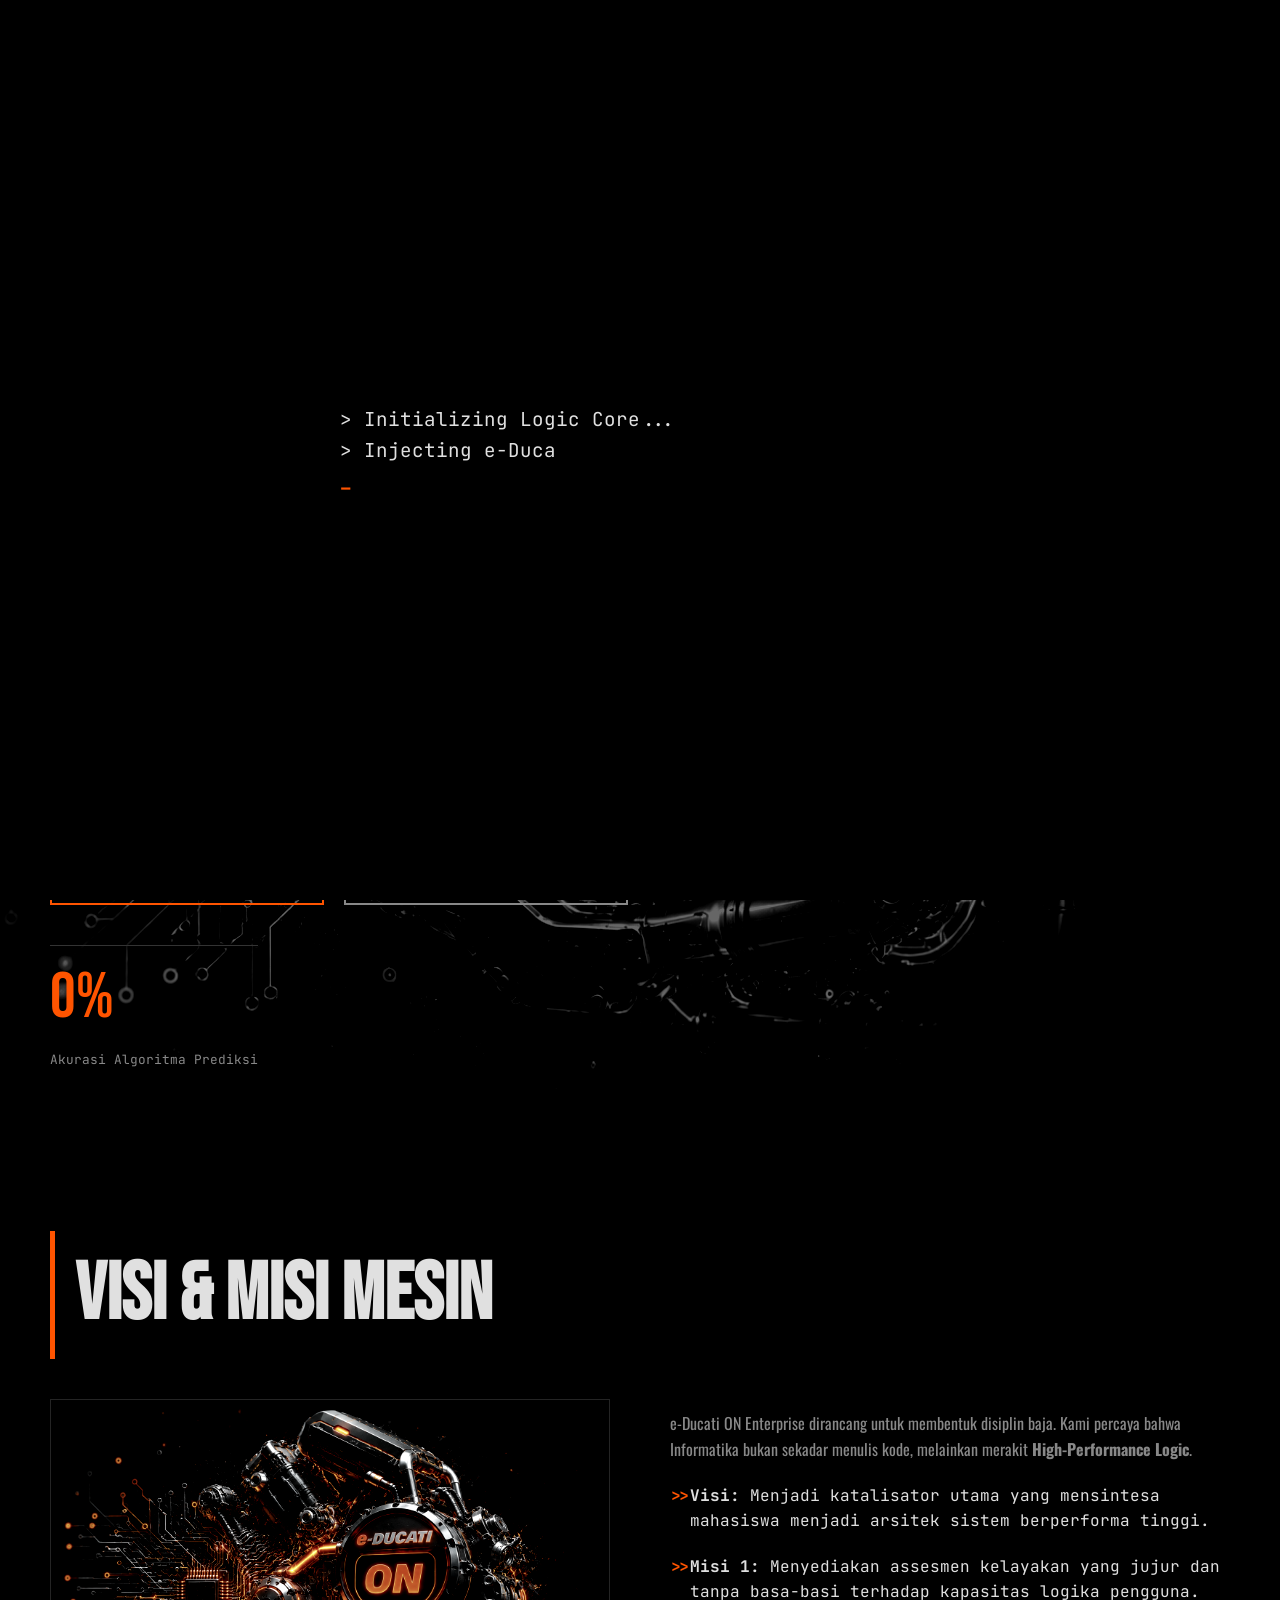
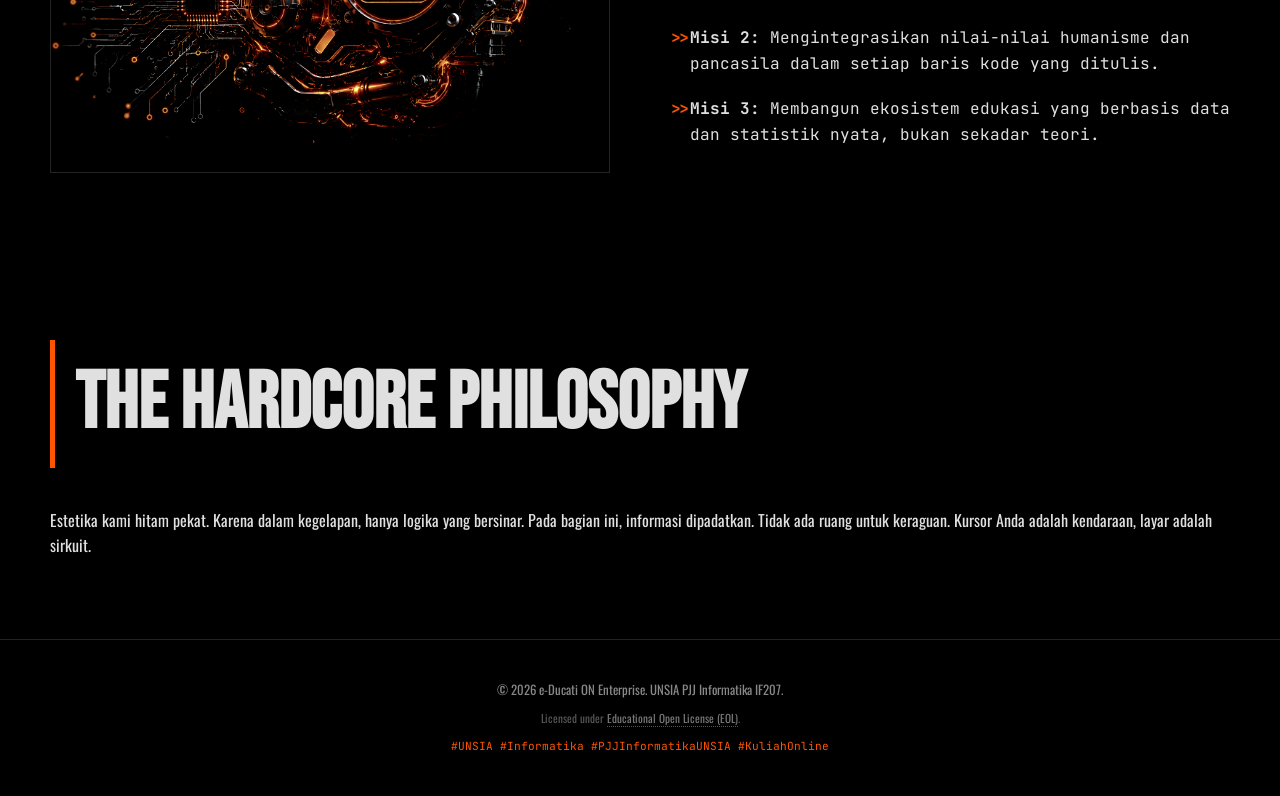
<file: index.html>
<!DOCTYPE html>
<html lang="id">
<head>
    <meta charset="UTF-8">
    <meta name="viewport" content="width=device-width, initial-scale=1.0">
    <title>e-Ducati ON V1.0 Enterprise</title>
    <link rel="stylesheet" href="assets/css/style.css">
</head>
<body class="no-scroll">
    <div id="preloader">
        <div class="preloader-content">
            <div class="terminal-text" id="terminalText"></div>
            <span class="cursor-blink">_</span>
        </div>
    </div>

    <nav class="navbar">
        <div class="logo">e-Ducati <span>ON</span></div>
        <div class="nav-links">
            <a href="index.html">Home</a>
            <a href="assessment.html">Assessment</a>
            <a href="curriculum.html">Curriculum</a>
            <a href="redline.html">Redline</a>
            <a href="pitstop.html">Pit Stop</a>
            <a href="media.html">Media</a>
            <a href="contributor.html">Team</a>
        </div>
    </nav>

    <header class="hero">
        <div class="hero-slider">
            <div class="slide active" style="background-image: url('assets/media/img/e-Ducati ON.png');"></div>
            <div class="slide" style="background-image: url('assets/media/img/Late Night Logic.png');"></div>
            <div class="slide" style="background-image: url('assets/media/img/Server Architecture.png');"></div>
            <div class="slide" style="background-image: url('assets/media/img/Algorithm Breakdown.png');"></div>
            <div class="slide" style="background-image: url('assets/media/img/The Command Center.png');"></div>
            <div class="slide" style="background-image: url('assets/media/img/Team Synchronization.png');"></div>
            <div class="slide" style="background-image: url('assets/media/img/Data Visualization.png');"></div>
        </div>
        <div class="hero-content">
            <h1>HIGH-PERFORMANCE<br><span class="highlight">LOGIC.</span></h1>
            <div class="brand-attitude">
                <p><strong>BRAND ATTITUDE:</strong> <br>Kami tidak menjual mimpi manis. Kami merakit mahasiswa menjadi <b>arsitek sistem berpresisi</b> yang siap menaklukkan <i>kompleksitas Informatika</i>. Bukan sekadar penikmat kode, melainkan <u>perakit algoritma</u>.</p>
            </div>
            <div class="btn-group">
                <a href="assessment.html" class="btn-primary">Mulai Tes Kelayakan</a>
                <a href="curriculum.html" class="btn-secondary">Eksplorasi KRS & IPK</a>
            </div>
            <div class="hero-stats">
                <div class="stat-num">0%</div>
                <p style="font-size: 0.8rem; color: #888;">Akurasi Algoritma Prediksi</p>
            </div>
        </div>
    </header>

    <section class="container reveal">
        <h2 class="section-title">Visi & Misi Mesin</h2>
        <div class="vision-grid">
            <div>
                <img src="assets/media/img/e-Ducati ON.png" alt="e-Ducati ON Cognitive Engine" class="vision-img">
            </div>
            <div>
                <p style="margin-bottom: 20px; color: var(--text-muted);">e-Ducati ON Enterprise dirancang untuk membentuk disiplin baja. Kami percaya bahwa Informatika bukan sekadar menulis kode, melainkan merakit <strong>High-Performance Logic</strong>.</p>
                <ul class="directives-list">
                    <li><strong>Visi:</strong> Menjadi katalisator utama yang mensintesa mahasiswa menjadi arsitek sistem berperforma tinggi.</li>
                    <li><strong>Misi 1:</strong> Menyediakan assesmen kelayakan yang jujur dan tanpa basa-basi terhadap kapasitas logika pengguna.</li>
                    <li><strong>Misi 2:</strong> Mengintegrasikan nilai-nilai humanisme dan pancasila dalam setiap baris kode yang ditulis.</li>
                    <li><strong>Misi 3:</strong> Membangun ekosistem edukasi yang berbasis data dan statistik nyata, bukan sekadar teori.</li>
                </ul>
            </div>
        </div>
    </section>

    <section class="container reveal">
        <h2 class="section-title">The Hardcore Philosophy</h2>
        <p>Estetika kami hitam pekat. Karena dalam kegelapan, hanya logika yang bersinar. Pada bagian ini, informasi dipadatkan. Tidak ada ruang untuk keraguan. Kursor Anda adalah kendaraan, layar adalah sirkuit.</p>
    </section>

    <footer>
        <p>&copy; <span id="currentYear">2026</span> e-Ducati ON Enterprise. UNSIA PJJ Informatika IF207.</p>
        <div class="footer-license">Licensed under <a href="license.html">Educational Open License (EOL)</a>.</div>
        <div class="footer-hashtags">#UNSIA #Informatika #PJJInformatikaUNSIA #KuliahOnline</div>
    </footer>

    <script src="assets/js/data.js"></script>
    <script src="assets/js/app.js"></script>
</body>
</html>
</file>
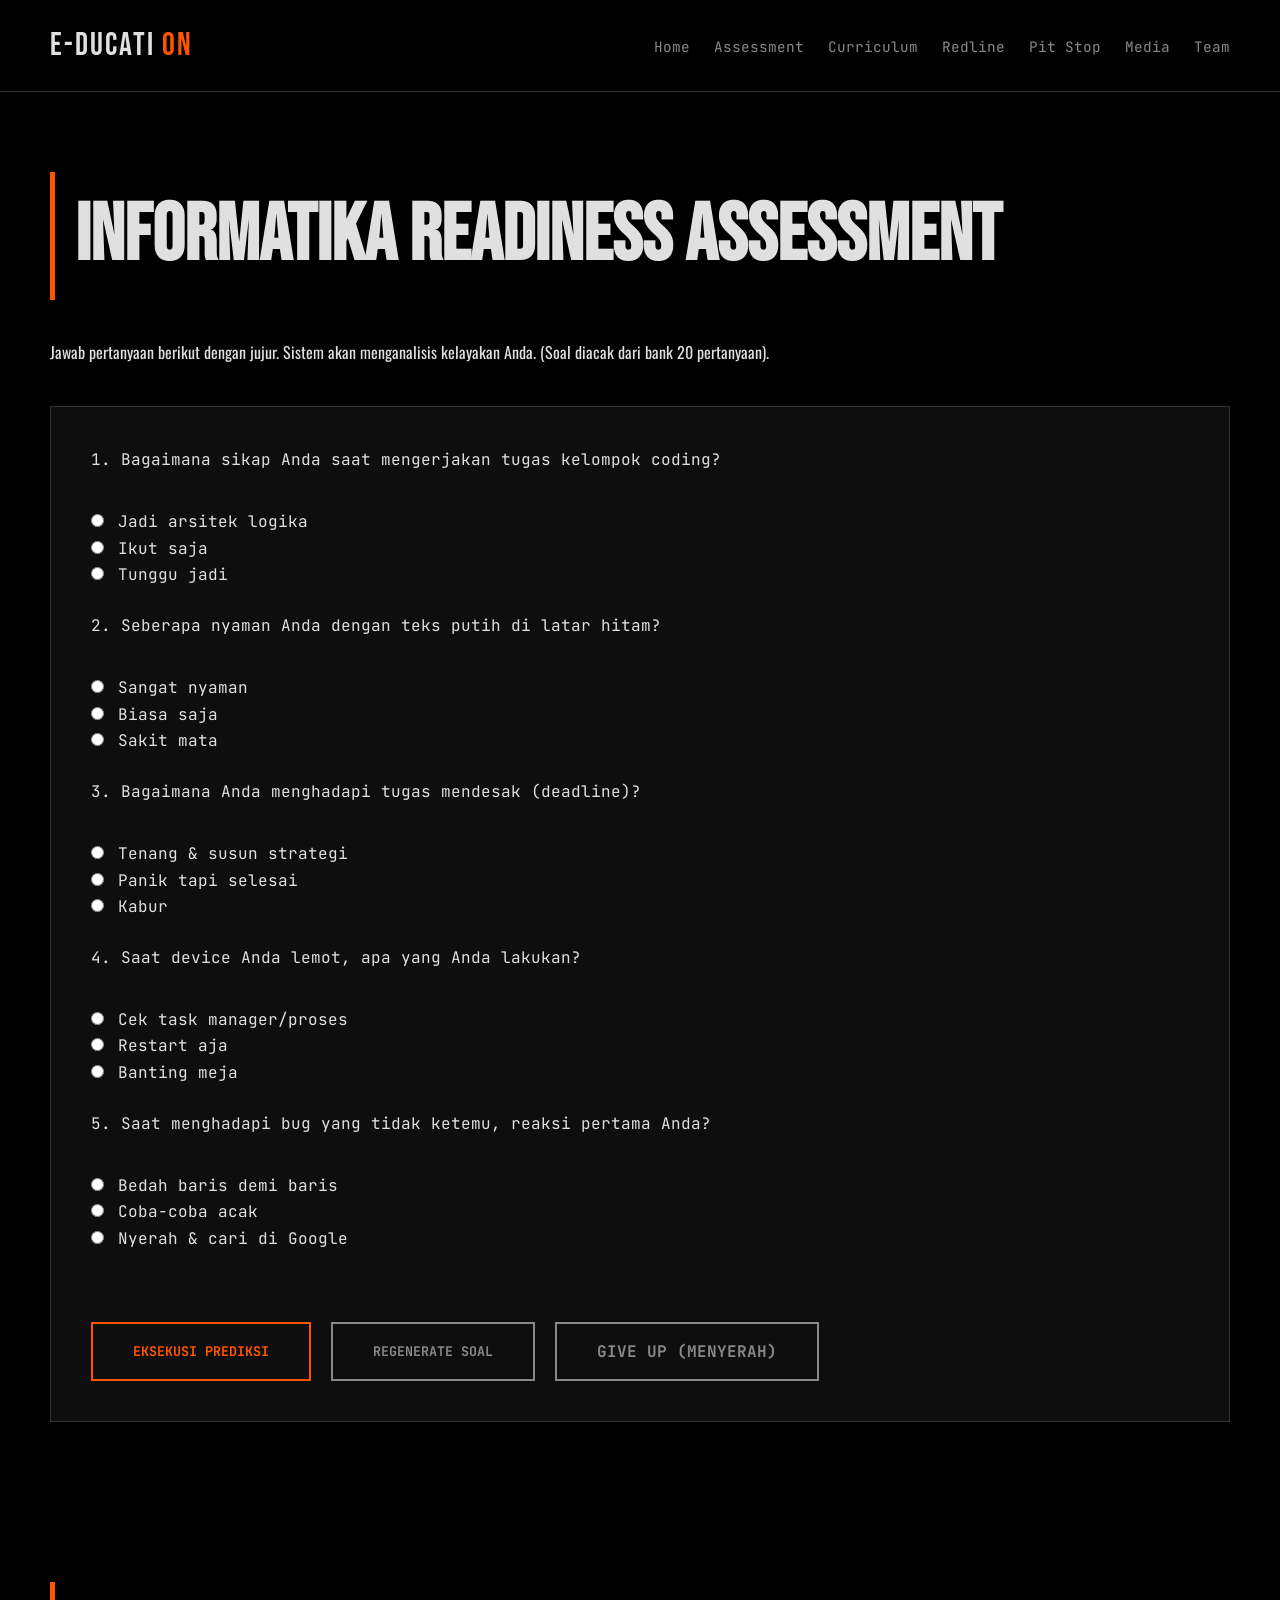
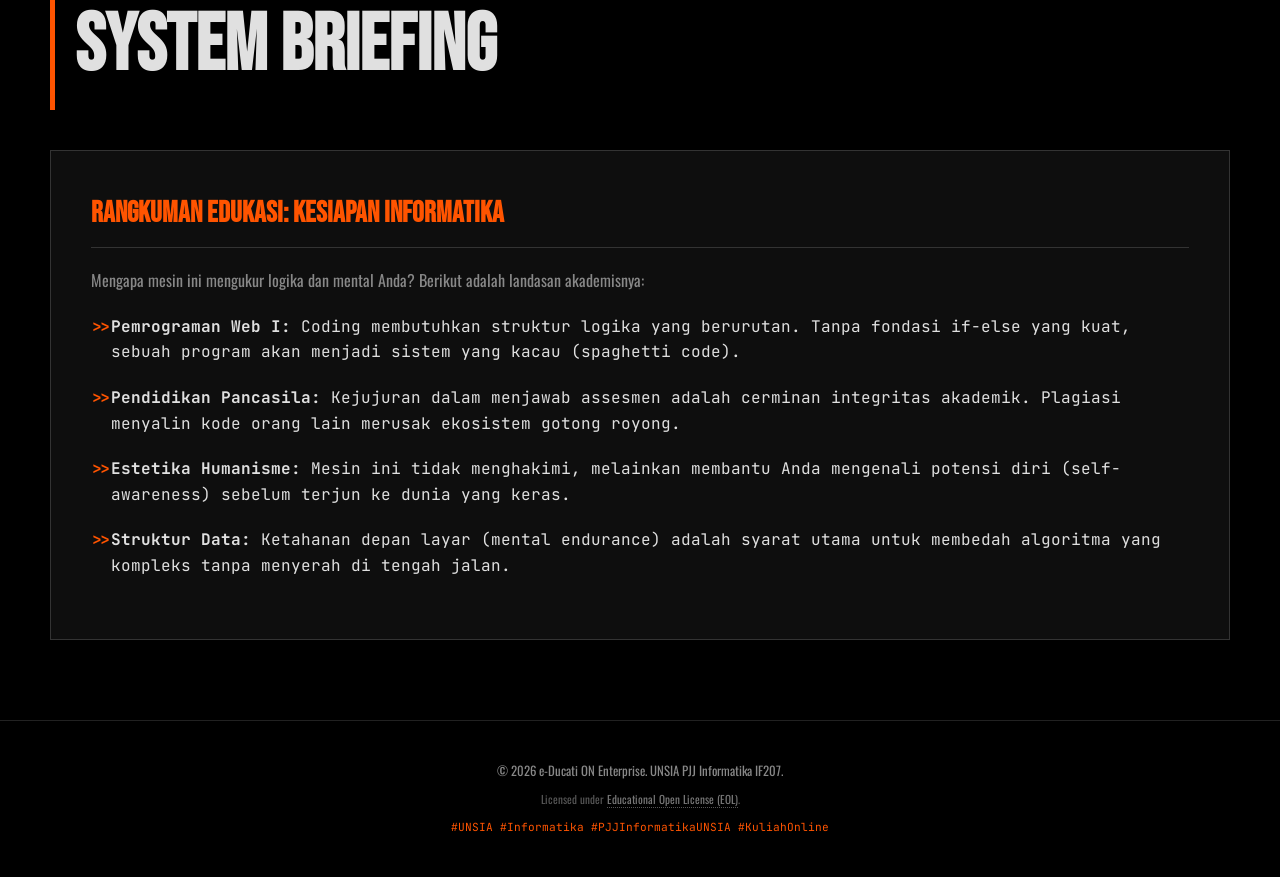
<file: assessment.html>
<!DOCTYPE html>
<html lang="id">
<head>
    <meta charset="UTF-8">
    <meta name="viewport" content="width=device-width, initial-scale=1.0">
    <title>Assessment - e-Ducati ON</title>
    <link rel="stylesheet" href="assets/css/style.css">
</head>
<body>

    <nav class="navbar">
        <div class="logo">e-Ducati <span>ON</span></div>
        <div class="nav-links">
            <a href="index.html">Home</a>
            <a href="assessment.html">Assessment</a>
            <a href="curriculum.html">Curriculum</a>
            <a href="redline.html">Redline</a>
            <a href="pitstop.html">Pit Stop</a>
            <a href="media.html">Media</a>
            <a href="contributor.html">Team</a>
        </div>
    </nav>

    <section class="container reveal">
        <h2 class="section-title">Informatika Readiness Assessment</h2>
        <p>Jawab pertanyaan berikut dengan jujur. Sistem akan menganalisis kelayakan Anda. (Soal diacak dari bank 20 pertanyaan).</p>

        <div class="cockpit-panel" style="margin-top: 40px;">
            <form id="assessmentForm">
                <div id="questionContainer"></div>
                <div class="btn-group">
                    <button type="submit" class="btn-primary">Eksekusi Prediksi</button>
                    <button type="button" id="regenerateBtn" class="btn-secondary">Regenerate Soal</button>
                    <a href="index.html" class="btn-secondary">Give Up (Menyerah)</a>
                </div>
            </form>
            <div id="resultBox" class="result-box">
                <h3 id="resultCategory" style="font-family: var(--font-display); font-size: 4rem; color: var(--accent-orange);"></h3>
                <h1 id="resultPercentage" style="font-family: var(--font-mono); font-size: 3rem;"></h1>
                <p id="resultMessage" style="margin-top: 20px;"></p>
            </div>
        </div>
    </section>

    <section class="container reveal">
        <h2 class="section-title">System Briefing</h2>
        <div class="cockpit-panel">
            <h3 class="panel-title" style="font-size: 1.8rem; margin-bottom: 20px;">Rangkuman Edukasi: Kesiapan Informatika</h3>
            <p style="color: var(--text-muted); margin-bottom: 20px;">Mengapa mesin ini mengukur logika dan mental Anda? Berikut adalah landasan akademisnya:</p>
            <ul class="directives-list">
                <li><strong>Pemrograman Web I:</strong> Coding membutuhkan struktur logika yang berurutan. Tanpa fondasi if-else yang kuat, sebuah program akan menjadi sistem yang kacau (spaghetti code).</li>
                <li><strong>Pendidikan Pancasila:</strong> Kejujuran dalam menjawab assesmen adalah cerminan integritas akademik. Plagiasi menyalin kode orang lain merusak ekosistem gotong royong.</li>
                <li><strong>Estetika Humanisme:</strong> Mesin ini tidak menghakimi, melainkan membantu Anda mengenali potensi diri (self-awareness) sebelum terjun ke dunia yang keras.</li>
                <li><strong>Struktur Data:</strong> Ketahanan depan layar (mental endurance) adalah syarat utama untuk membedah algoritma yang kompleks tanpa menyerah di tengah jalan.</li>
            </ul>
        </div>
    </section>

    <footer>
        <p>&copy; <span id="currentYear">2026</span> e-Ducati ON Enterprise. UNSIA PJJ Informatika IF207.</p>
        <div class="footer-license">Licensed under <a href="license.html">Educational Open License (EOL)</a>.</div>
        <div class="footer-hashtags">#UNSIA #Informatika #PJJInformatikaUNSIA #KuliahOnline</div>
    </footer>

    <script src="assets/js/data.js"></script>
    <script src="assets/js/app.js"></script>
</body>
</html>
</file>
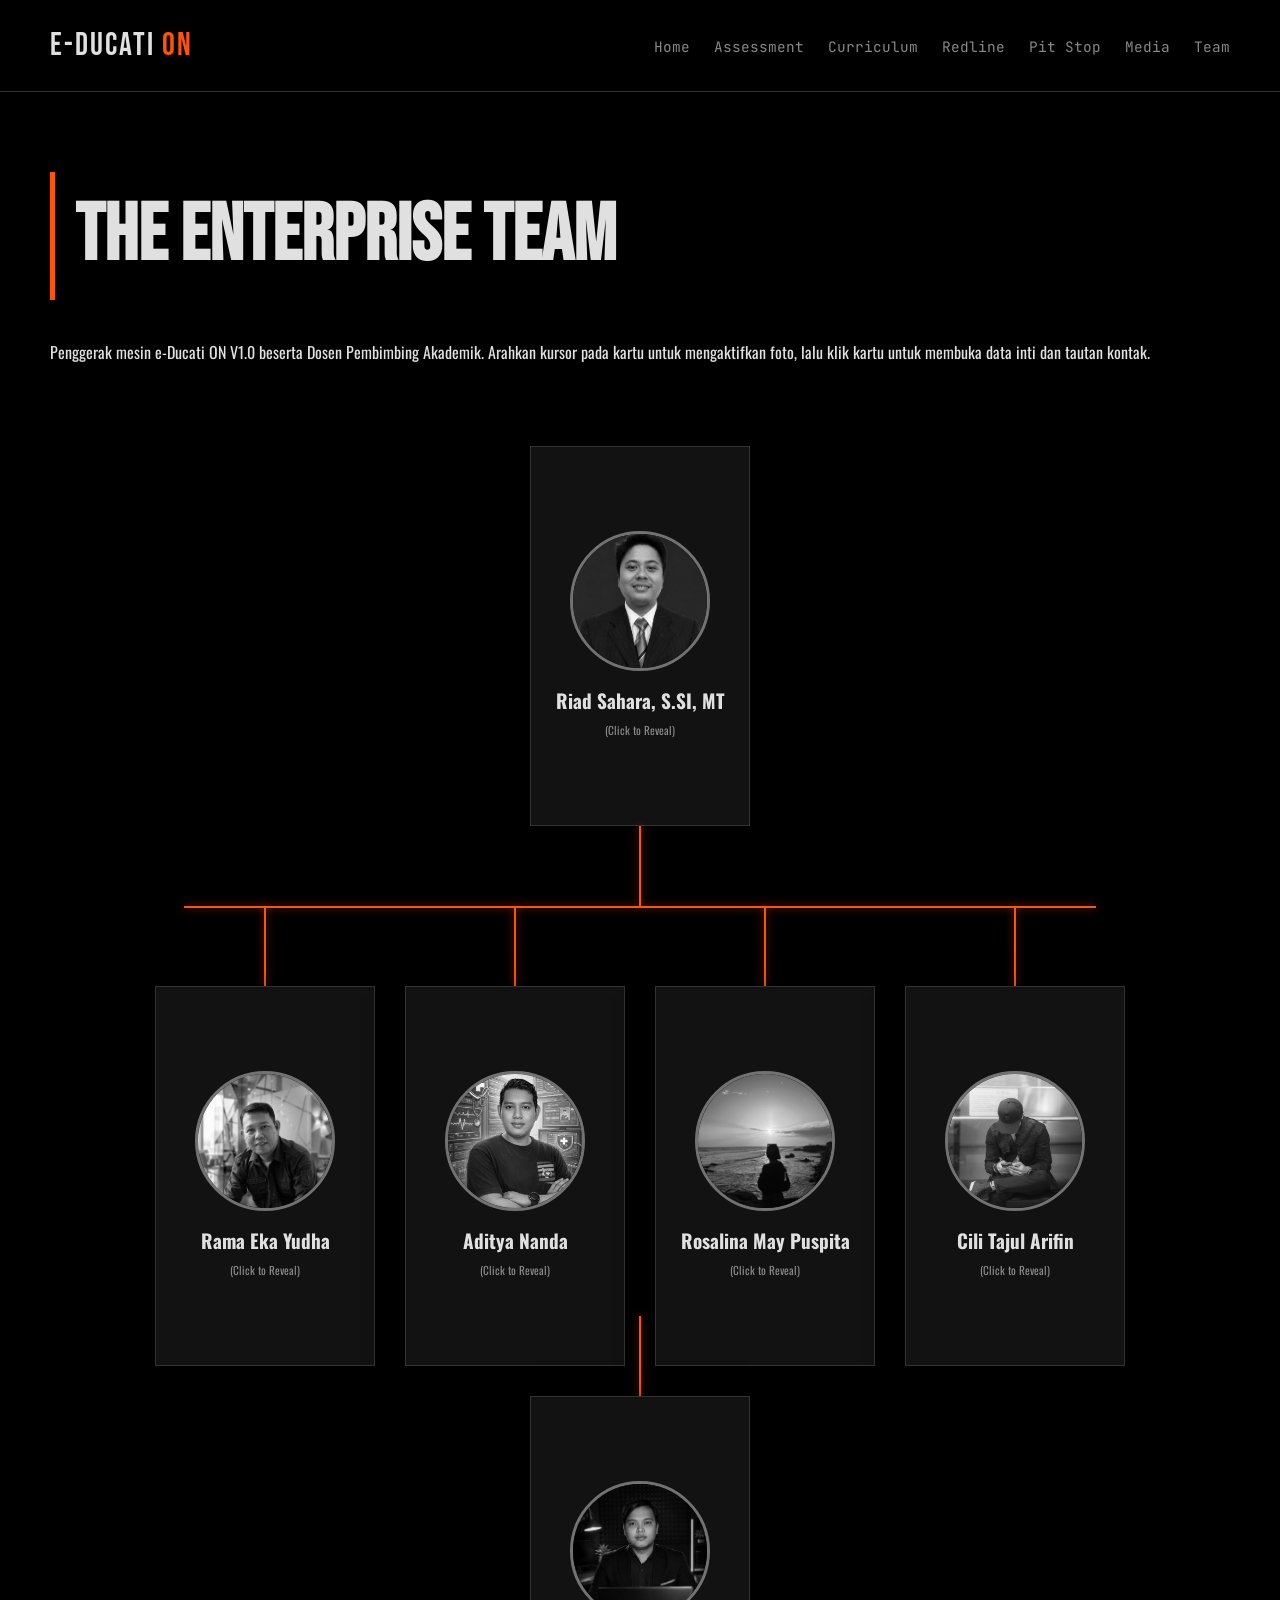
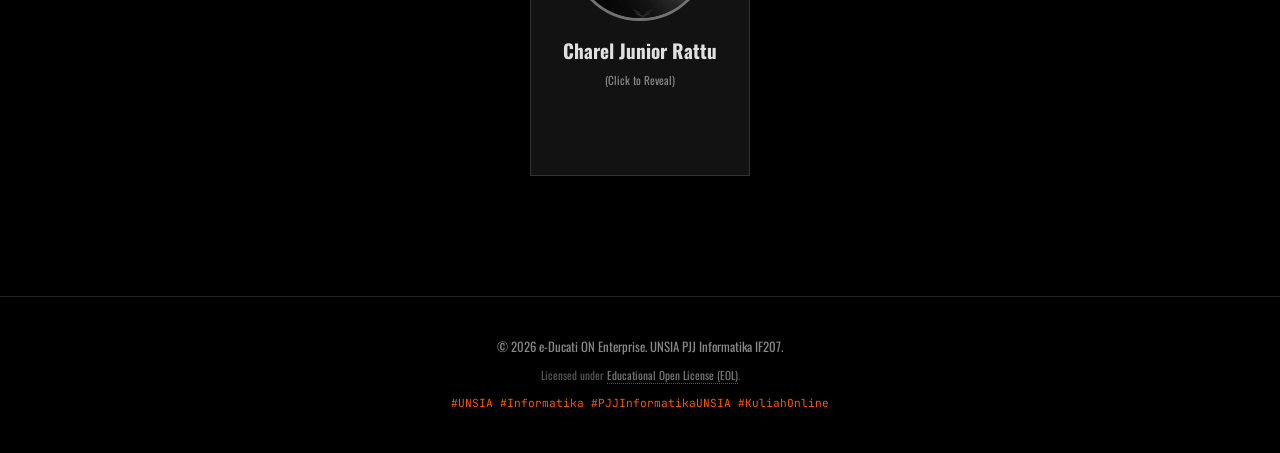
<file: contributor.html>
<!DOCTYPE html>
<html lang="id">
<head>
    <meta charset="UTF-8">
    <meta name="viewport" content="width=device-width, initial-scale=1.0">
    <title>Contributors - e-Ducati ON</title>
    <link rel="stylesheet" href="assets/css/style.css">
    <link rel="stylesheet" href="https://cdnjs.cloudflare.com/ajax/libs/font-awesome/6.4.0/css/all.min.css">
</head>
<body>
    <nav class="navbar">
        <div class="logo">e-Ducati <span>ON</span></div>
        <div class="nav-links">
            <a href="index.html">Home</a>
            <a href="assessment.html">Assessment</a>
            <a href="curriculum.html">Curriculum</a>
            <a href="redline.html">Redline</a>
            <a href="pitstop.html">Pit Stop</a>
            <a href="media.html">Media</a>
            <a href="contributor.html">Team</a>
        </div>
    </nav>
    <section class="container">
        <h2 class="section-title reveal">The Enterprise Team</h2>
        <p class="reveal">Penggerak mesin e-Ducati ON V1.0 beserta Dosen Pembimbing Akademik. Arahkan kursor pada kartu untuk mengaktifkan foto, lalu klik kartu untuk membuka data inti dan tautan kontak.</p>
        <div id="contributorGrid"></div>
    </section>
    <footer>
        <p>&copy; <span id="currentYear">2026</span> e-Ducati ON Enterprise. UNSIA PJJ Informatika IF207.</p>
        <div class="footer-license">Licensed under <a href="license.html">Educational Open License (EOL)</a>.</div>
        <div class="footer-hashtags">#UNSIA #Informatika #PJJInformatikaUNSIA #KuliahOnline</div>
    </footer>
    <script src="assets/js/data.js"></script>
    <script src="assets/js/app.js"></script>
</body>
</html>
</file>
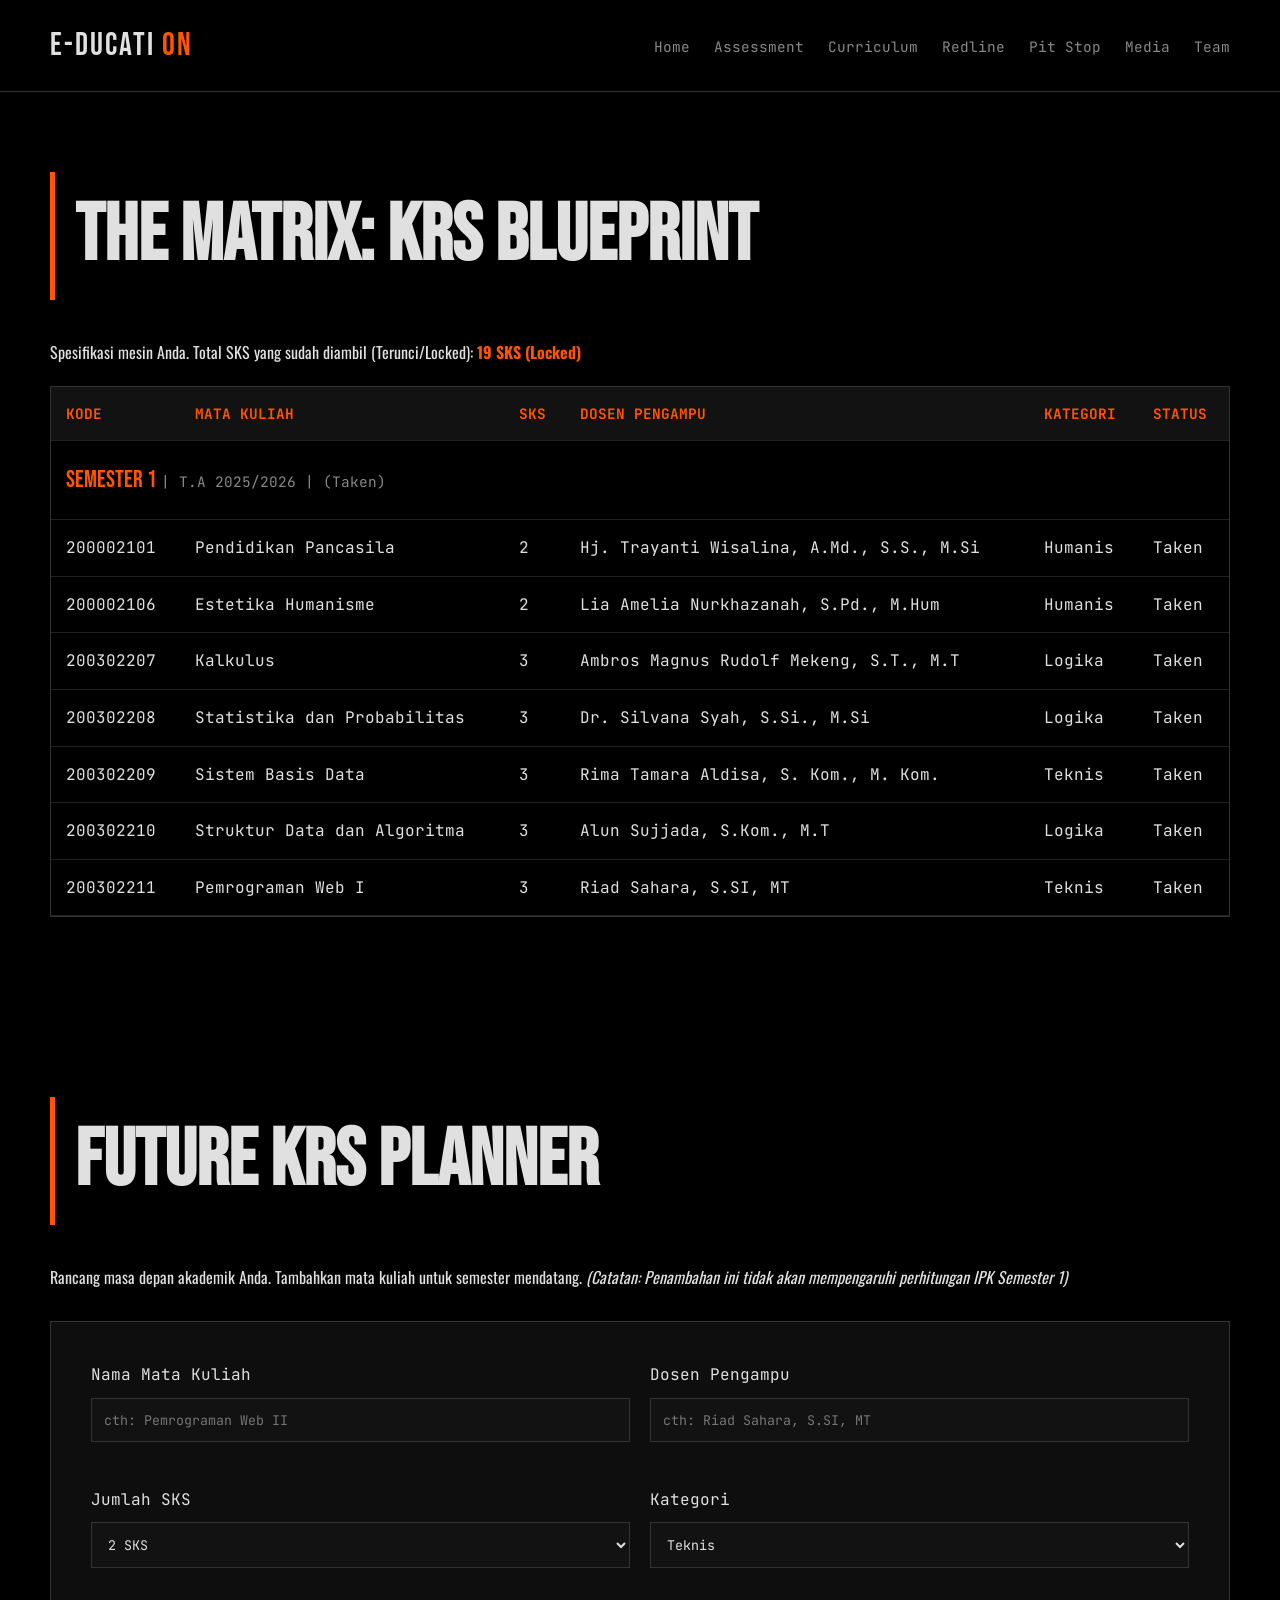
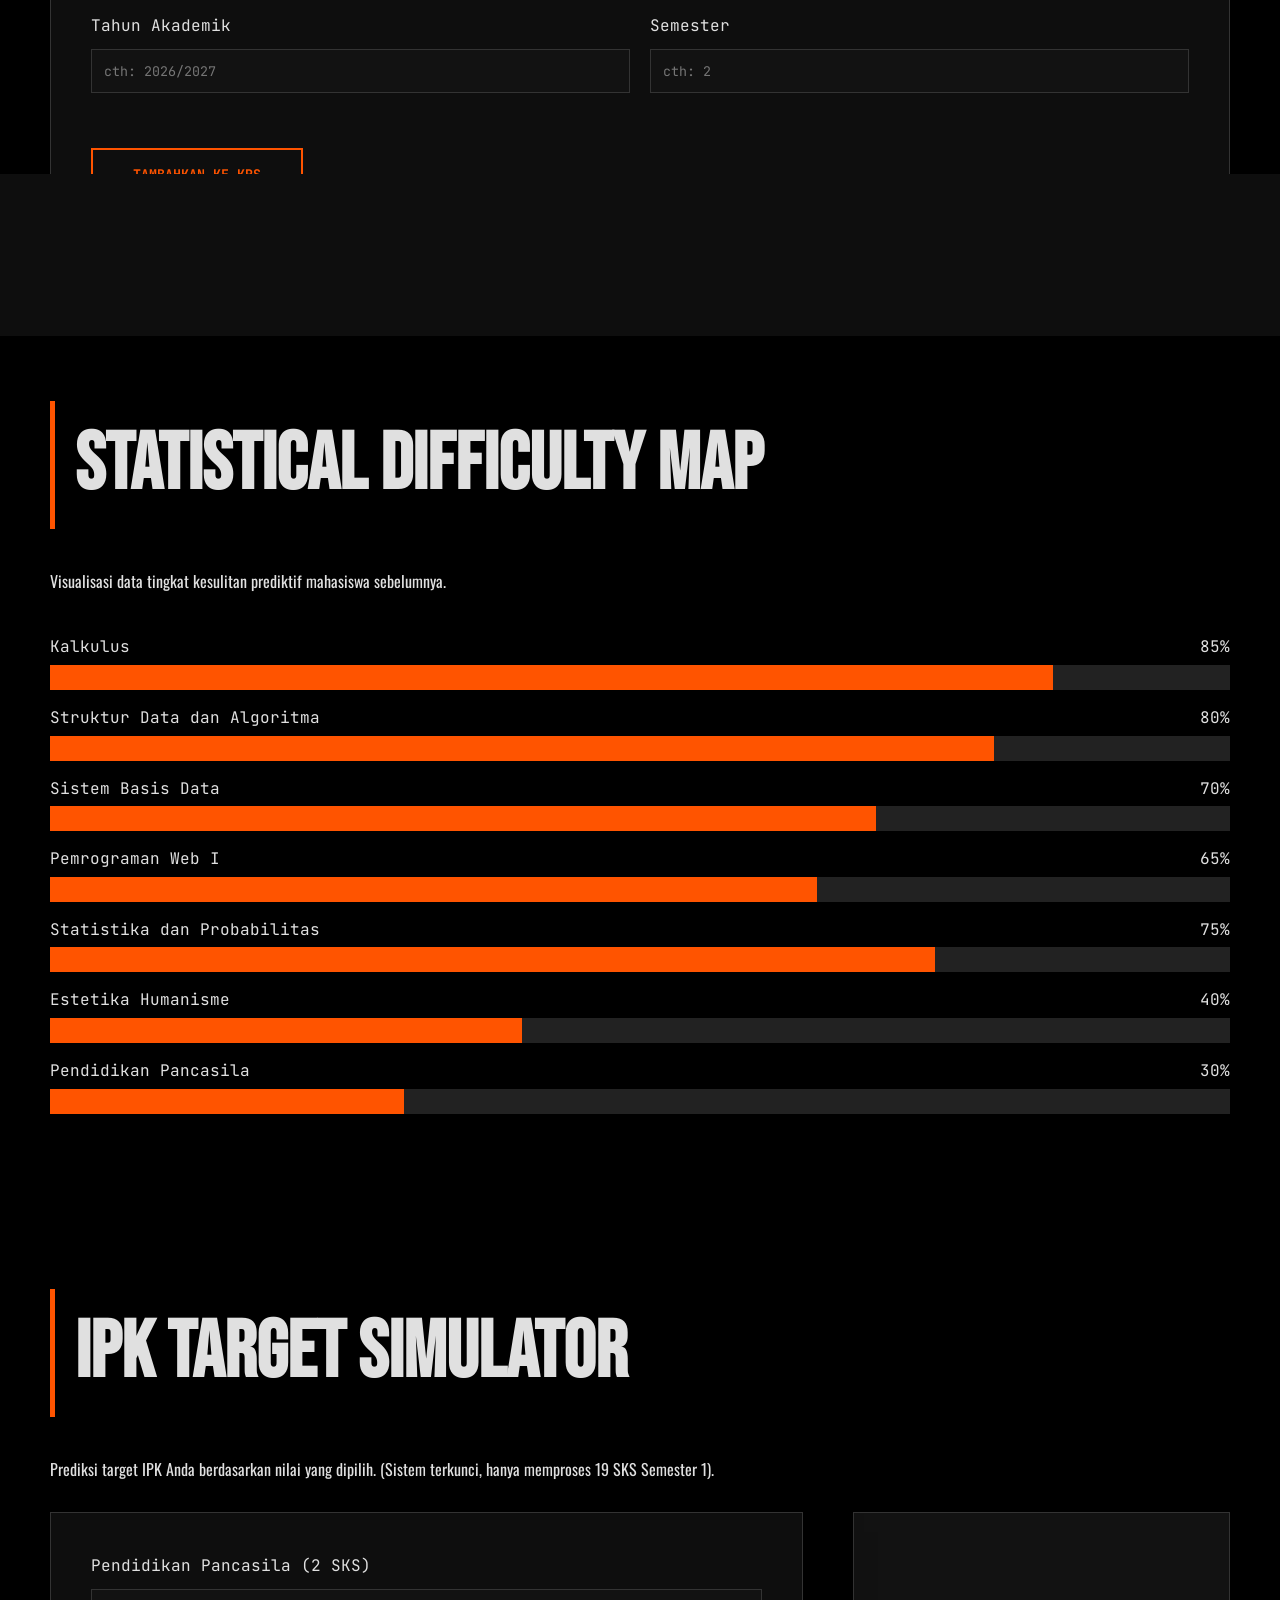
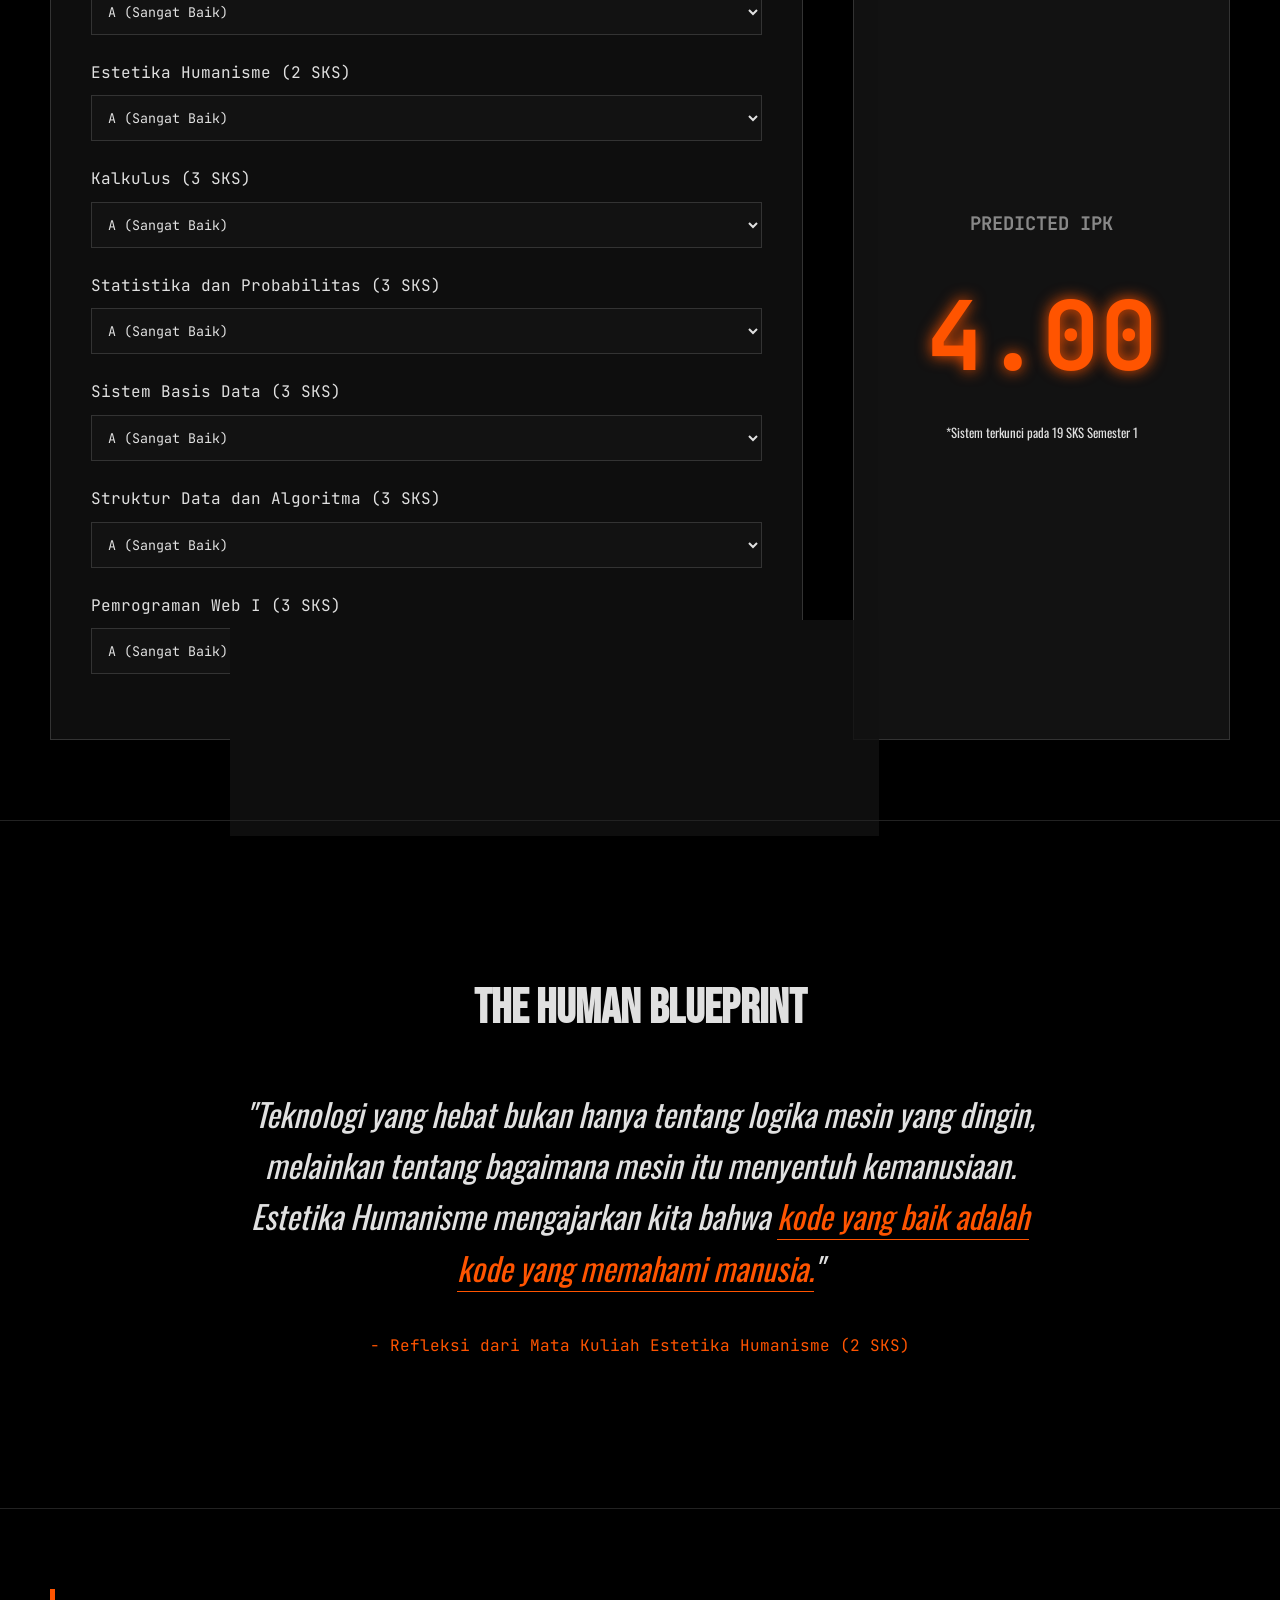
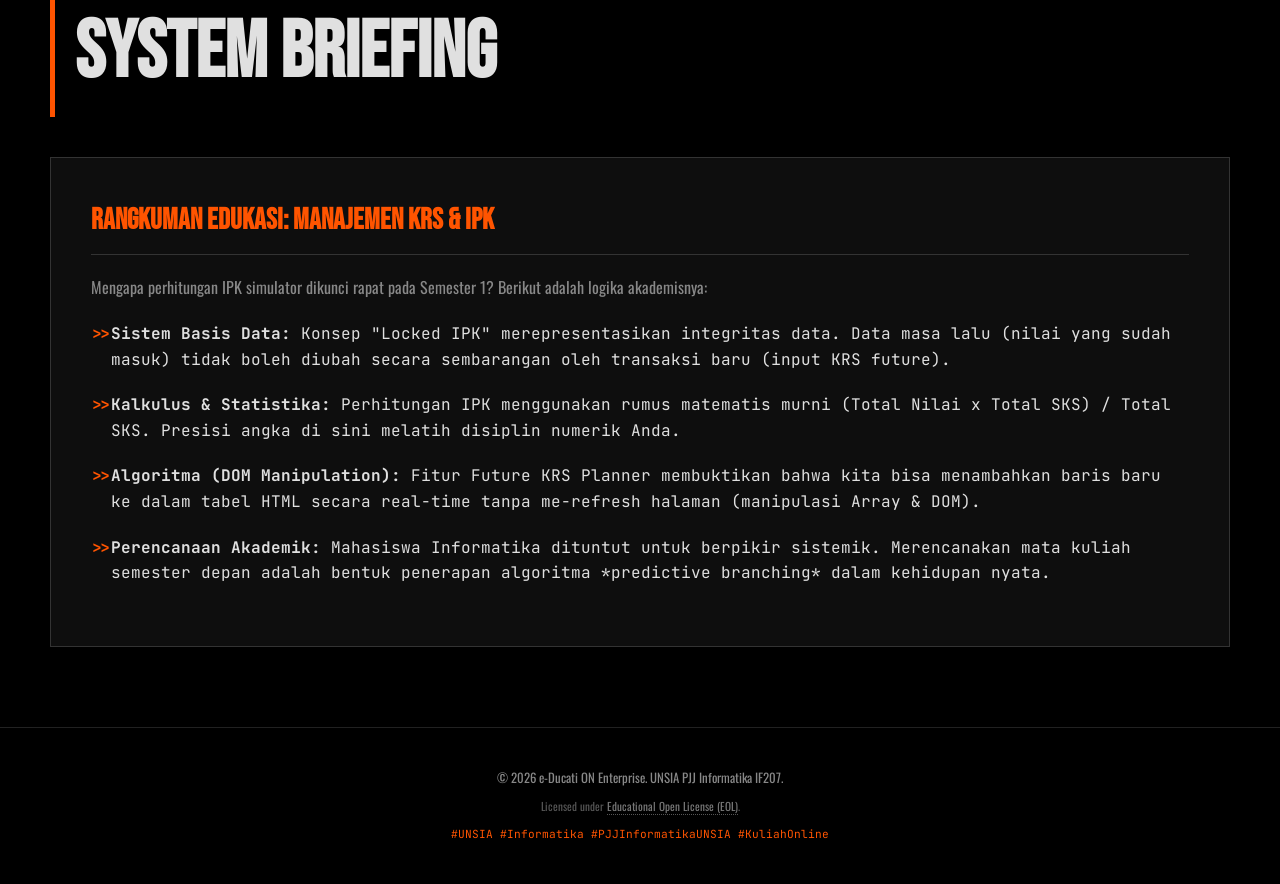
<file: curriculum.html>
<!DOCTYPE html>
<html lang="id">
<head>
    <meta charset="UTF-8">
    <meta name="viewport" content="width=device-width, initial-scale=1.0">
    <title>Curriculum Matrix - e-Ducati ON</title>
    <link rel="stylesheet" href="assets/css/style.css">
    <style>
        .krs-form-grid {
            display: grid;
            grid-template-columns: 1fr 1fr;
            gap: 20px;
        }
    </style>
</head>
<body>

    <nav class="navbar">
        <div class="logo">e-Ducati <span>ON</span></div>
        <div class="nav-links">
            <a href="index.html">Home</a>
            <a href="assessment.html">Assessment</a>
            <a href="curriculum.html">Curriculum</a>
            <a href="redline.html">Redline</a>
            <a href="pitstop.html">Pit Stop</a>
            <a href="media.html">Media</a>
            <a href="contributor.html">Team</a>
        </div>
    </nav>

    <section class="container reveal">
        <h2 class="section-title">The Matrix: KRS Blueprint</h2>
        <p>Spesifikasi mesin Anda. Total SKS yang sudah diambil (Terunci/Locked): <strong id="totalSks" style="color:var(--accent-orange);"></strong></p>
        <div class="table-wrapper" style="margin-top: 20px;">
            <table>
                <thead><tr><th>Kode</th><th>Mata Kuliah</th><th>SKS</th><th>Dosen Pengampu</th><th>Kategori</th><th>Status</th></tr></thead>
                <tbody id="curriculumTableBody"></tbody>
            </table>
        </div>
    </section>

    <section class="container reveal">
        <h2 class="section-title">Future KRS Planner</h2>
        <p>Rancang masa depan akademik Anda. Tambahkan mata kuliah untuk semester mendatang. <em>(Catatan: Penambahan ini tidak akan mempengaruhi perhitungan IPK Semester 1)</em></p>
        <form id="krsForm" class="cockpit-panel" style="margin-top: 30px;">
            <div class="krs-form-grid">
                <div class="form-group"><label>Nama Mata Kuliah</label><input type="text" id="matkulInput" placeholder="cth: Pemrograman Web II" required></div>
                <div class="form-group"><label>Dosen Pengampu</label><input type="text" id="dosenInput" placeholder="cth: Riad Sahara, S.SI, MT" required></div>
                <div class="form-group"><label>Jumlah SKS</label><select id="sksInput" required><option value="2">2 SKS</option><option value="3">3 SKS</option><option value="4">4 SKS</option></select></div>
                <div class="form-group"><label>Kategori</label><select id="kategoriInput" required><option value="Teknis">Teknis</option><option value="Logika">Logika</option><option value="Humanis">Humanis</option></select></div>
                <div class="form-group"><label>Tahun Akademik</label><input type="text" id="tahunInput" placeholder="cth: 2026/2027" required></div>
                <div class="form-group"><label>Semester</label><input type="number" id="semesterInput" placeholder="cth: 2" min="2" max="8" required></div>
            </div>
            <button type="submit" class="btn-primary">Tambahkan ke KRS</button>
        </form>
    </section>

    <section class="container reveal">
        <h2 class="section-title">Statistical Difficulty Map</h2>
        <p>Visualisasi data tingkat kesulitan prediktif mahasiswa sebelumnya.</p>
        <div class="chart-container" id="statsChart"></div>
    </section>

    <section class="container reveal">
        <h2 class="section-title">IPK Target Simulator</h2>
        <p>Prediksi target IPK Anda berdasarkan nilai yang dipilih. (Sistem terkunci, hanya memproses 19 SKS Semester 1).</p>
        <div style="display: grid; grid-template-columns: 2fr 1fr; gap: 50px; margin-top: 30px;">
            <form id="ipkForm" class="cockpit-panel"><div id="ipkInputs"></div></form>
            <div style="background: var(--bg-secondary); padding: 40px; border: 1px solid #333; text-align: center; display: flex; flex-direction: column; justify-content: center;">
                <h3 style="font-family: var(--font-mono); color: var(--text-muted);">PREDICTED IPK</h3>
                <h1 id="ipkResult" style="font-family: var(--font-mono); font-size: 6rem; margin-top: 20px; color: var(--accent-orange);">0.00</h1>
                <p style="font-size: 0.8rem; margin-top: 10px;">*Sistem terkunci pada 19 SKS Semester 1</p>
            </div>
        </div>
    </section>

    <section class="humanist-section reveal">
        <h2 class="section-title" style="border: none; padding: 0; font-size: 3rem; margin-bottom: 40px;">The Human Blueprint</h2>
        <p class="humanist-quote">"Teknologi yang hebat bukan hanya tentang logika mesin yang dingin, melainkan tentang bagaimana mesin itu menyentuh kemanusiaan. Estetika Humanisme mengajarkan kita bahwa <mark style="background: transparent; color: var(--accent-orange); border-bottom: 1px solid var(--accent-orange);">kode yang baik adalah kode yang memahami manusia.</mark>"</p>
        <p class="humanist-author">- Refleksi dari Mata Kuliah Estetika Humanisme (2 SKS)</p>
    </section>

    <section class="container reveal">
        <h2 class="section-title">System Briefing</h2>
        <div class="cockpit-panel">
            <h3 class="panel-title" style="font-size: 1.8rem; margin-bottom: 20px;">Rangkuman Edukasi: Manajemen KRS & IPK</h3>
            <p style="color: var(--text-muted); margin-bottom: 20px;">Mengapa perhitungan IPK simulator dikunci rapat pada Semester 1? Berikut adalah logika akademisnya:</p>
            <ul class="directives-list">
                <li><strong>Sistem Basis Data:</strong> Konsep "Locked IPK" merepresentasikan integritas data. Data masa lalu (nilai yang sudah masuk) tidak boleh diubah secara sembarangan oleh transaksi baru (input KRS future).</li>
                <li><strong>Kalkulus & Statistika:</strong> Perhitungan IPK menggunakan rumus matematis murni (Total Nilai x Total SKS) / Total SKS. Presisi angka di sini melatih disiplin numerik Anda.</li>
                <li><strong>Algoritma (DOM Manipulation):</strong> Fitur Future KRS Planner membuktikan bahwa kita bisa menambahkan baris baru ke dalam tabel HTML secara real-time tanpa me-refresh halaman (manipulasi Array & DOM).</li>
                <li><strong>Perencanaan Akademik:</strong> Mahasiswa Informatika dituntut untuk berpikir sistemik. Merencanakan mata kuliah semester depan adalah bentuk penerapan algoritma *predictive branching* dalam kehidupan nyata.</li>
            </ul>
        </div>
    </section>

    <footer>
        <p>&copy; <span id="currentYear">2026</span> e-Ducati ON Enterprise. UNSIA PJJ Informatika IF207.</p>
        <div class="footer-license">Licensed under <a href="license.html">Educational Open License (EOL)</a>.</div>
        <div class="footer-hashtags">#UNSIA #Informatika #PJJInformatikaUNSIA #KuliahOnline</div>
    </footer>

    <script src="assets/js/data.js"></script>
    <script src="assets/js/app.js"></script>
    <script src="assets/js/math.js"></script>
</body>
</html>
</file>
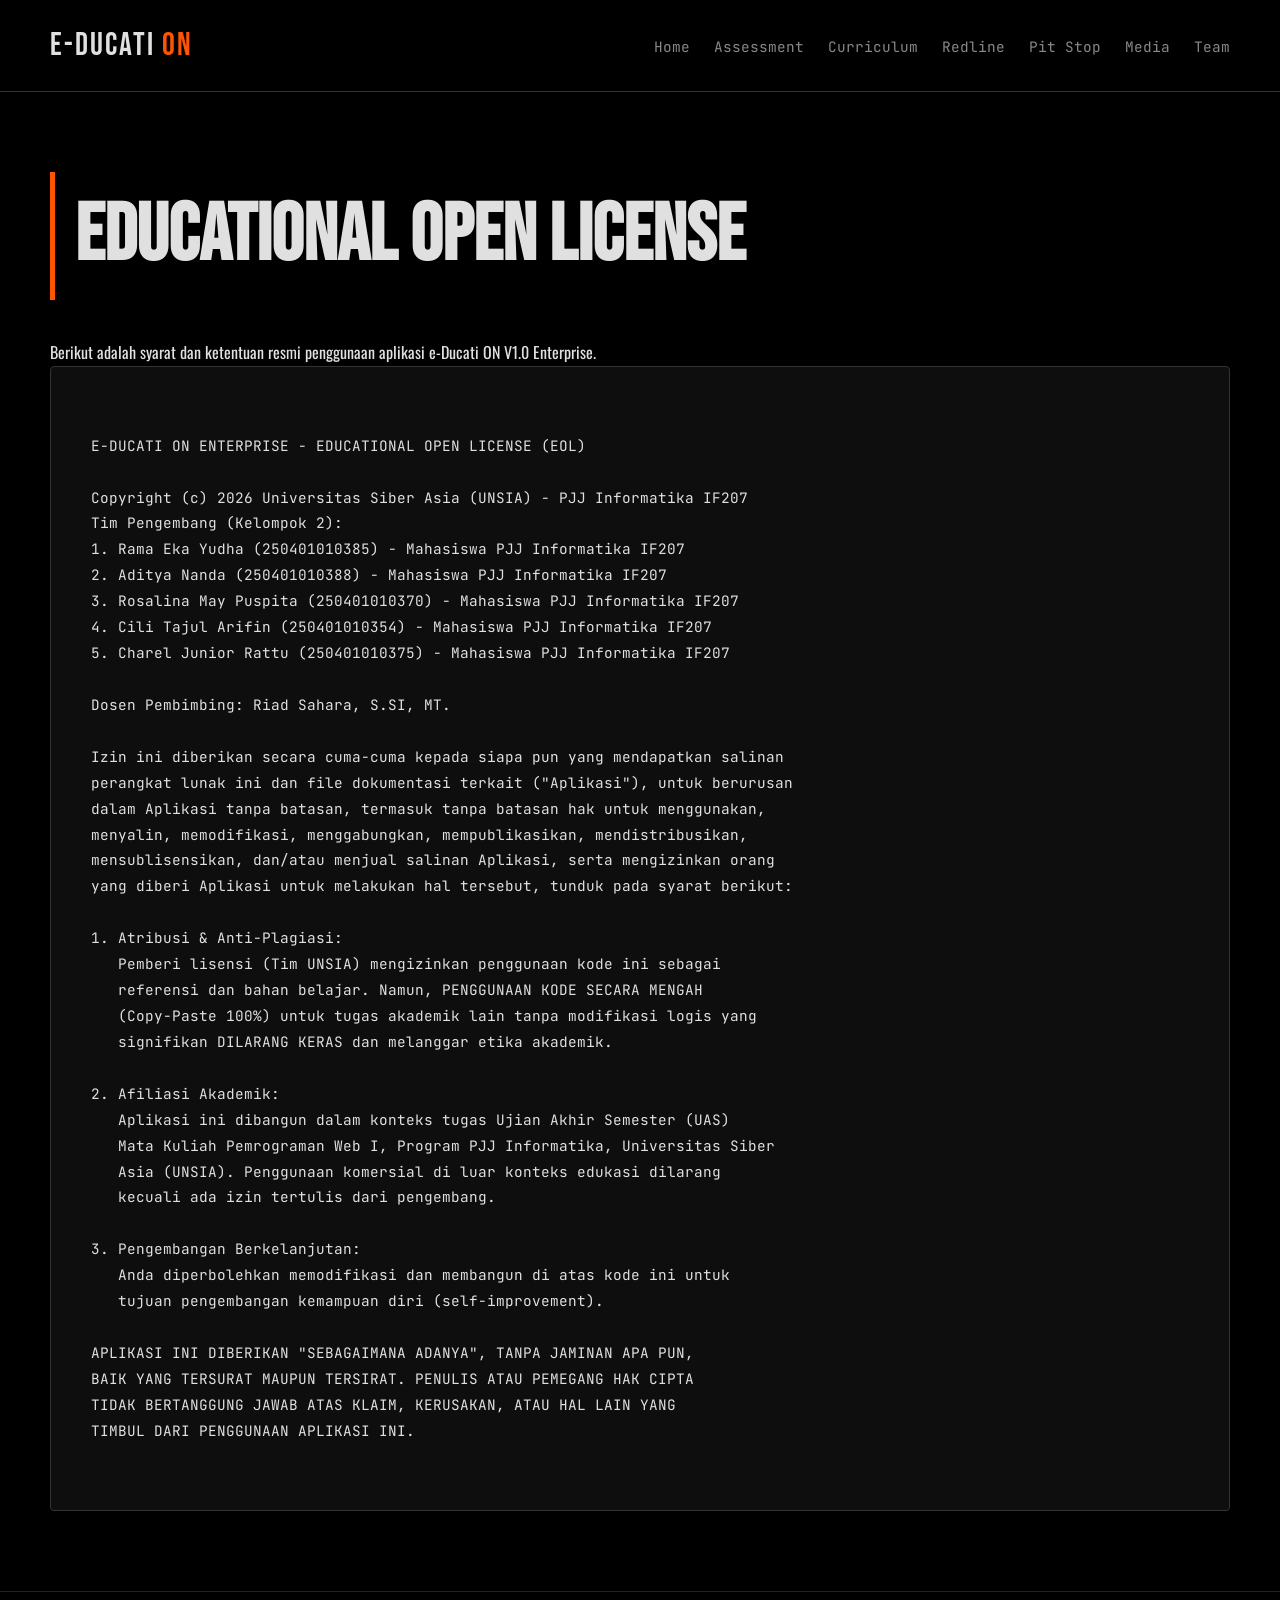
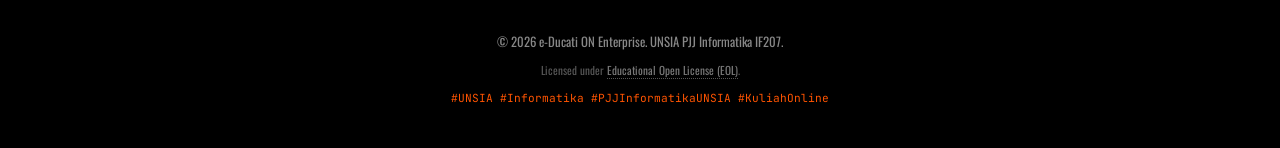
<file: license.html>
<!DOCTYPE html>
<html lang="id">
<head>
    <meta charset="UTF-8">
    <meta name="viewport" content="width=device-width, initial-scale=1.0">
    <title>License - e-Ducati ON</title>
    <link rel="stylesheet" href="assets/css/style.css">
    <style>
        .license-content {
            white-space: pre-wrap;
            font-family: var(--font-mono);
            color: var(--text-silver);
            background: rgba(18, 18, 18, 0.8);
            border: 1px solid #333;
            padding: 40px;
            border-radius: 4px;
            line-height: 1.8;
            font-size: 0.9rem;
            overflow: hidden;
            word-wrap: break-word;
        }
    </style>
</head>
<body>

    <nav class="navbar">
        <div class="logo">e-Ducati <span>ON</span></div>
        <div class="nav-links">
            <a href="index.html">Home</a>
            <a href="assessment.html">Assessment</a>
            <a href="curriculum.html">Curriculum</a>
            <a href="redline.html">Redline</a>
            <a href="pitstop.html">Pit Stop</a>
            <a href="media.html">Media</a>
            <a href="contributor.html">Team</a>
        </div>
    </nav>

    <section class="container">
        <h2 class="section-title reveal">Educational Open License</h2>
        <p class="reveal">Berikut adalah syarat dan ketentuan resmi penggunaan aplikasi e-Ducati ON V1.0 Enterprise.</p>
        
        <div class="license-content reveal">
E-DUCATI ON ENTERPRISE - EDUCATIONAL OPEN LICENSE (EOL)

Copyright (c) 2026 Universitas Siber Asia (UNSIA) - PJJ Informatika IF207
Tim Pengembang (Kelompok 2):
1. Rama Eka Yudha (250401010385) - Mahasiswa PJJ Informatika IF207
2. Aditya Nanda (250401010388) - Mahasiswa PJJ Informatika IF207
3. Rosalina May Puspita (250401010370) - Mahasiswa PJJ Informatika IF207
4. Cili Tajul Arifin (250401010354) - Mahasiswa PJJ Informatika IF207
5. Charel Junior Rattu (250401010375) - Mahasiswa PJJ Informatika IF207

Dosen Pembimbing: Riad Sahara, S.SI, MT.

Izin ini diberikan secara cuma-cuma kepada siapa pun yang mendapatkan salinan
perangkat lunak ini dan file dokumentasi terkait ("Aplikasi"), untuk berurusan
dalam Aplikasi tanpa batasan, termasuk tanpa batasan hak untuk menggunakan,
menyalin, memodifikasi, menggabungkan, mempublikasikan, mendistribusikan,
mensublisensikan, dan/atau menjual salinan Aplikasi, serta mengizinkan orang
yang diberi Aplikasi untuk melakukan hal tersebut, tunduk pada syarat berikut:

1. Atribusi & Anti-Plagiasi:
   Pemberi lisensi (Tim UNSIA) mengizinkan penggunaan kode ini sebagai
   referensi dan bahan belajar. Namun, PENGGUNAAN KODE SECARA MENGAH
   (Copy-Paste 100%) untuk tugas akademik lain tanpa modifikasi logis yang
   signifikan DILARANG KERAS dan melanggar etika akademik.

2. Afiliasi Akademik:
   Aplikasi ini dibangun dalam konteks tugas Ujian Akhir Semester (UAS)
   Mata Kuliah Pemrograman Web I, Program PJJ Informatika, Universitas Siber
   Asia (UNSIA). Penggunaan komersial di luar konteks edukasi dilarang
   kecuali ada izin tertulis dari pengembang.

3. Pengembangan Berkelanjutan:
   Anda diperbolehkan memodifikasi dan membangun di atas kode ini untuk
   tujuan pengembangan kemampuan diri (self-improvement).

APLIKASI INI DIBERIKAN "SEBAGAIMANA ADANYA", TANPA JAMINAN APA PUN,
BAIK YANG TERSURAT MAUPUN TERSIRAT. PENULIS ATAU PEMEGANG HAK CIPTA
TIDAK BERTANGGUNG JAWAB ATAS KLAIM, KERUSAKAN, ATAU HAL LAIN YANG
TIMBUL DARI PENGGUNAAN APLIKASI INI.
        </div>
    </section>

    <footer>
        <p>&copy; <span id="currentYear">2026</span> e-Ducati ON Enterprise. UNSIA PJJ Informatika IF207.</p>
        <div class="footer-license">Licensed under <a href="license.html">Educational Open License (EOL)</a>.</div>
        <div class="footer-hashtags">#UNSIA #Informatika #PJJInformatikaUNSIA #KuliahOnline</div>
    </footer>

    <script src="assets/js/data.js"></script>
    <script src="assets/js/app.js"></script>
</body>
</html>
</file>
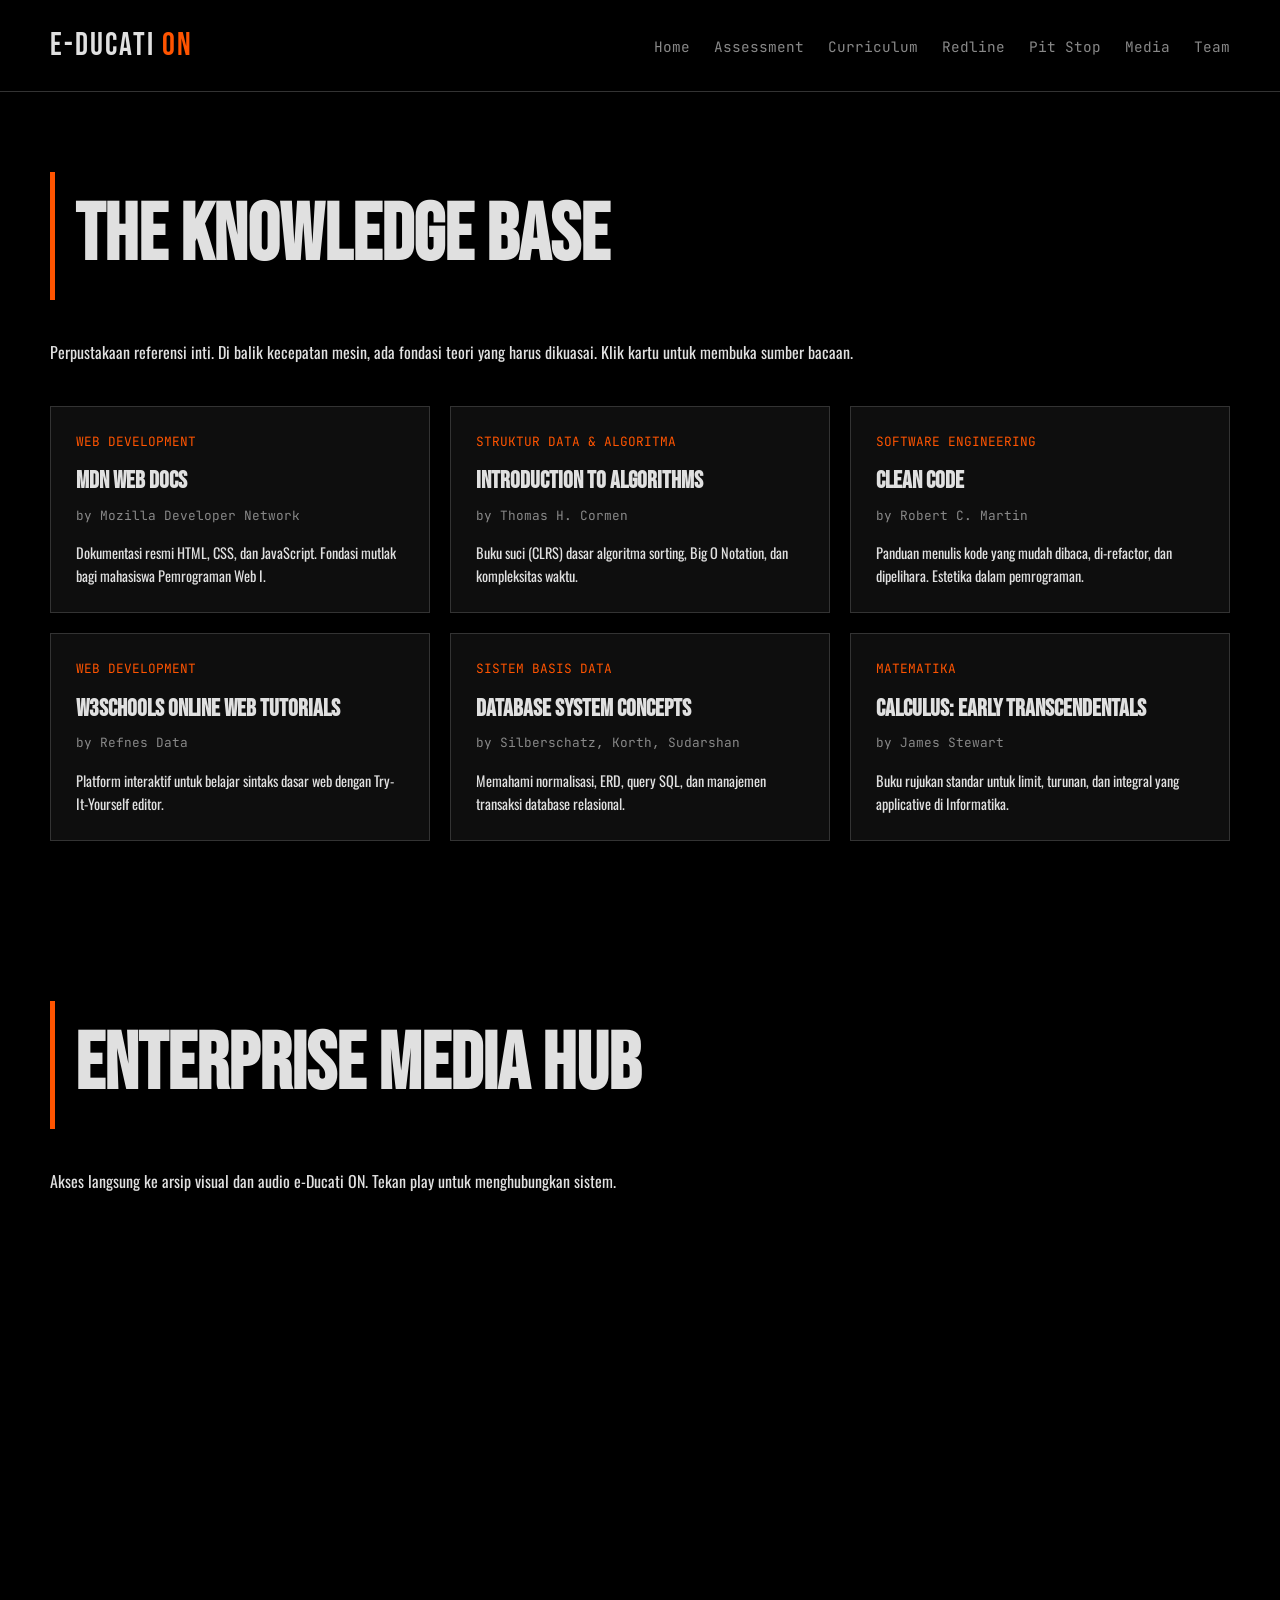
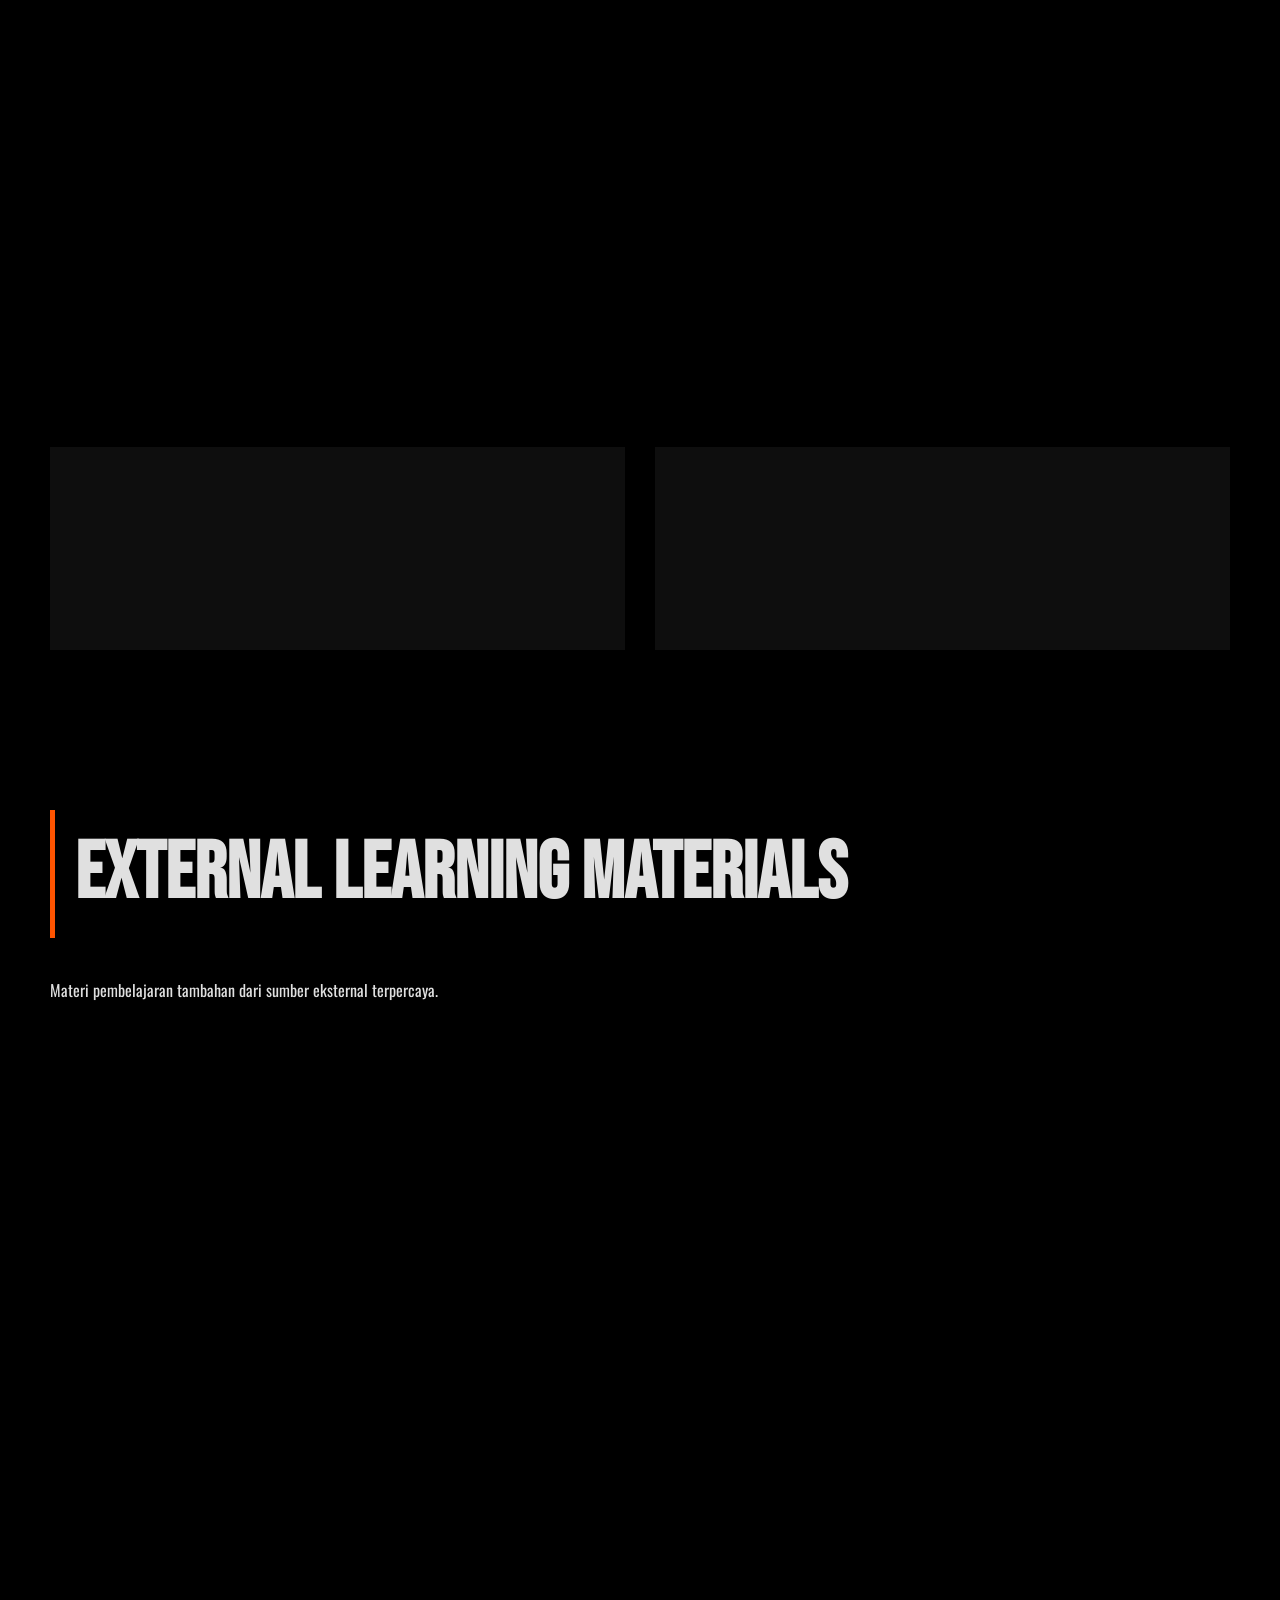
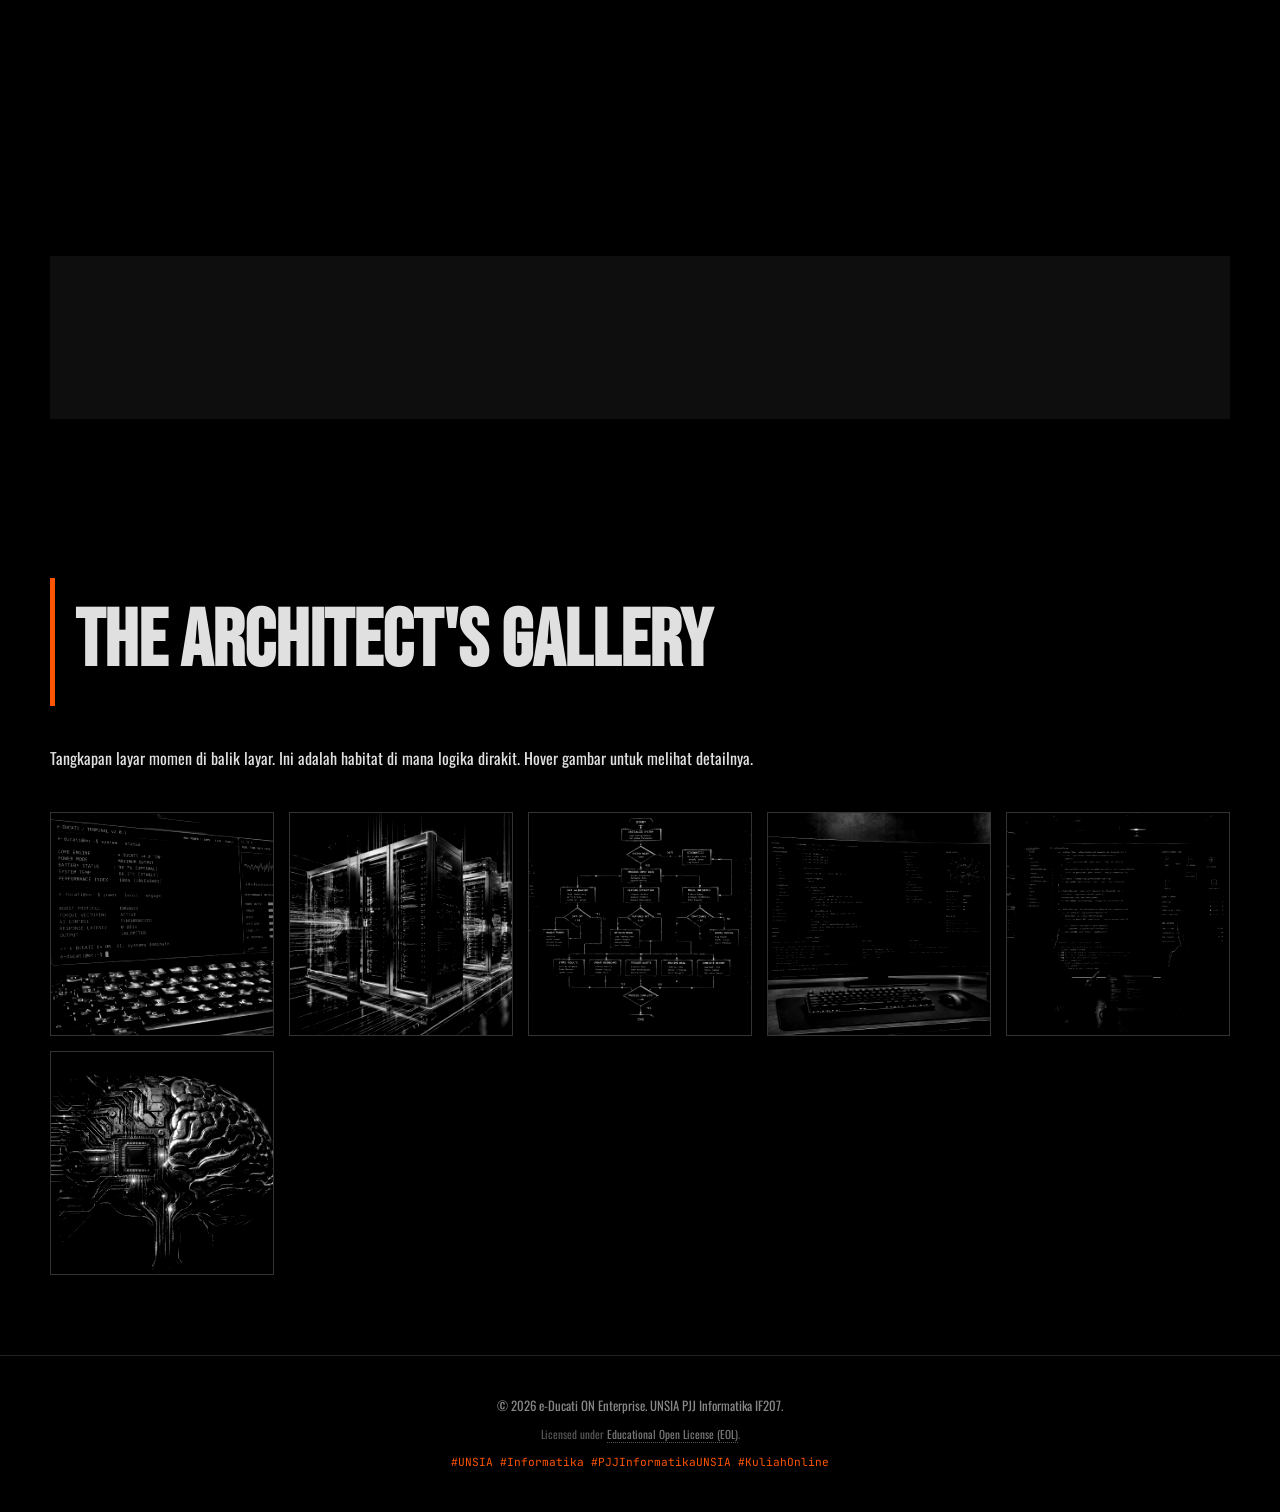
<file: media.html>
<!DOCTYPE html>
<html lang="id">
<head>
    <meta charset="UTF-8">
    <meta name="viewport" content="width=device-width, initial-scale=1.0">
    <title>Media Hub - e-Ducati ON</title>
    <link rel="stylesheet" href="assets/css/style.css">
</head>
<body>

    <nav class="navbar">
        <div class="logo">e-Ducati <span>ON</span></div>
        <div class="nav-links">
            <a href="index.html">Home</a>
            <a href="assessment.html">Assessment</a>
            <a href="curriculum.html">Curriculum</a>
            <a href="redline.html">Redline</a>
            <a href="pitstop.html">Pit Stop</a>
            <a href="media.html">Media</a>
            <a href="contributor.html">Team</a>
        </div>
    </nav>

    <section class="container">
        <h2 class="section-title reveal">The Knowledge Base</h2>
        <p class="reveal">Perpustakaan referensi inti. Di balik kecepatan mesin, ada fondasi teori yang harus dikuasai. Klik kartu untuk membuka sumber bacaan.</p>
        <div class="library-grid" id="libraryGrid">
        </div>
    </section>

    <section class="container">
        <h2 class="section-title reveal">Enterprise Media Hub</h2>
        <p class="reveal">Akses langsung ke arsip visual dan audio e-Ducati ON. Tekan play untuk menghubungkan sistem.</p>
        
        <div class="media-stack-grid">
            <div class="media-video-panel reveal">
                <h3 class="media-title">Ignition Sequence</h3>
                <div class="video-wrapper">
                    <video controls preload="metadata" poster="assets/media/img/Late Night Logic.png">
                        <source src="assets/media/video/intro.mp4" type="video/mp4">
                        Browser Anda tidak mendukung tag video.
                    </video>
                </div>
                <p style="margin-top: 15px; color: var(--text-muted); font-size: 0.9rem;">Video sinematik pengantar mesin performa tinggi Informatika.</p>
            </div>
            
            <div class="media-audio-grid">
                <div class="media-audio-panel reveal">
                    <h3 class="media-title">System Monologue</h3>
                    <audio controls preload="metadata" style="width: 100%; margin-top: 10px;">
                        <source src="assets/media/audio/podcast.mp3" type="audio/mpeg">
                        Browser Anda tidak mendukung tag audio.
                    </audio>
                    <p style="margin-top: 15px; color: var(--text-muted); font-size: 0.8rem;">Podcast audio: Mentalitas hardcore seorang arsitek kode.</p>
                </div>

                <div class="media-audio-panel reveal">
                    <h3 class="media-title">Application Manual</h3>
                    <audio controls preload="metadata" style="width: 100%; margin-top: 10px;">
                        <source src="assets/media/audio/manual.mp3" type="audio/mpeg">
                        Browser Anda tidak mendukung tag audio.
                    </audio>
                    <p style="margin-top: 15px; color: var(--text-muted); font-size: 0.8rem;">Panduan suara operasional aplikasi e-Ducati ON.</p>
                </div>
            </div>
        </div>
    </section>

    <section class="container">
        <h2 class="section-title reveal">External Learning Materials</h2>
        <p class="reveal">Materi pembelajaran tambahan dari sumber eksternal terpercaya.</p>
        
        <div class="media-stack-grid">
            <div class="media-video-panel reveal">
                <h3 class="media-title">Konsep Logika & Pemrograman</h3>
                <div class="video-wrapper">
                    <iframe src="https://www.youtube.com/embed/vdL1m1l92X8" title="Konsep Logika dan Pemrograman" frameborder="0" allow="accelerometer; autoplay; clipboard-write; encrypted-media; gyroscope; picture-in-picture; web-share" allowfullscreen></iframe>
                </div>
                <p style="margin-top: 15px; color: var(--text-muted); font-size: 0.9rem;">Sumber: Channel YouTube <a href="https://www.youtube.com/@janganpulangsekalian" target="_blank" style="color: var(--accent-orange); text-decoration: none;">Riad Sahara</a></p>
            </div>
            
            <div class="media-audio-panel reveal" style="justify-content: center; align-items: flex-start;">
                <h3 class="media-title">Lecture Notes</h3>
                <p style="color: var(--text-silver); font-size: 0.9rem; margin-bottom: 15px;">Materi ini membahas konsep dasar logika pemrograman yang menjadi fondasi mutlak dalam mata kuliah Pemrograman Web I.</p>
                <p style="color: var(--text-muted); font-size: 0.8rem;">Disarankan untuk mencatat poin-poin penting terkait alur logika (flow) dan struktur kode sebelum melanjutkan ke modul praktikum di halaman Pit Stop.</p>
            </div>
        </div>
    </section>

    <section class="container">
        <h2 class="section-title reveal">The Architect's Gallery</h2>
        <p class="reveal">Tangkapan layar momen di balik layar. Ini adalah habitat di mana logika dirakit. Hover gambar untuk melihat detailnya.</p>
        <div class="gallery-grid">
            <div class="gallery-item reveal"><img src="assets/media/img/Late Night Logic.png" alt="Late Night Logic"><div class="gallery-caption">Late Night Logic</div></div>
            <div class="gallery-item reveal"><img src="assets/media/img/Server Architecture.png" alt="Server Architecture"><div class="gallery-caption">Server Architecture</div></div>
            <div class="gallery-item reveal"><img src="assets/media/img/Algorithm Breakdown.png" alt="Algorithm Breakdown"><div class="gallery-caption">Algorithm Breakdown</div></div>
            <div class="gallery-item reveal"><img src="assets/media/img/The Command Center.png" alt="The Command Center"><div class="gallery-caption">The Command Center</div></div>
            <div class="gallery-item reveal"><img src="assets/media/img/Team Synchronization.png" alt="Team Synchronization"><div class="gallery-caption">Team Synchronization</div></div>
            <div class="gallery-item reveal"><img src="assets/media/img/Data Visualization.png" alt="Data Visualization"><div class="gallery-caption">Data Visualization</div></div>
        </div>
    </section>

    <footer>
        <p>&copy; <span id="currentYear">2026</span> e-Ducati ON Enterprise. UNSIA PJJ Informatika IF207.</p>
        <div class="footer-license">Licensed under <a href="license.html">Educational Open License (EOL)</a>.</div>
        <div class="footer-hashtags">#UNSIA #Informatika #PJJInformatikaUNSIA #KuliahOnline</div>
    </footer>

    <script src="assets/js/data.js"></script>
    <script src="assets/js/app.js"></script>
</body>
</html>
</file>
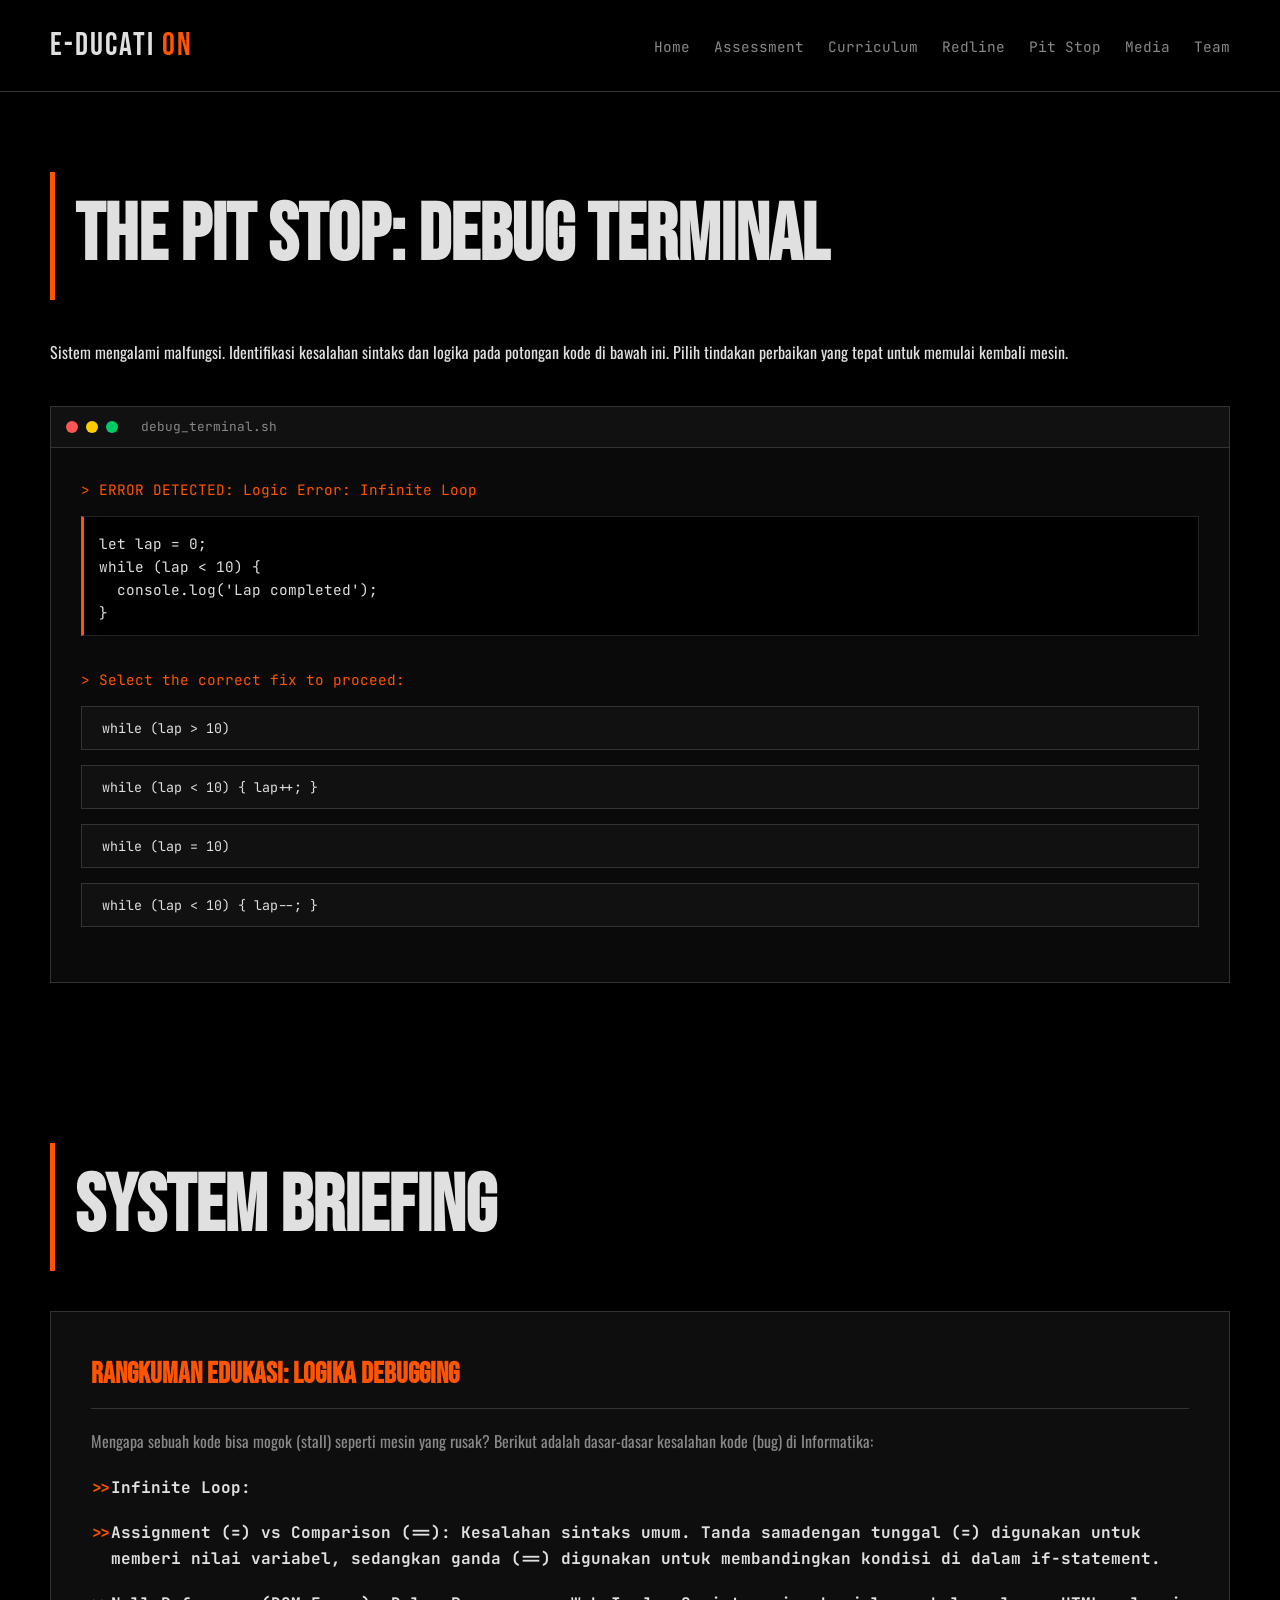
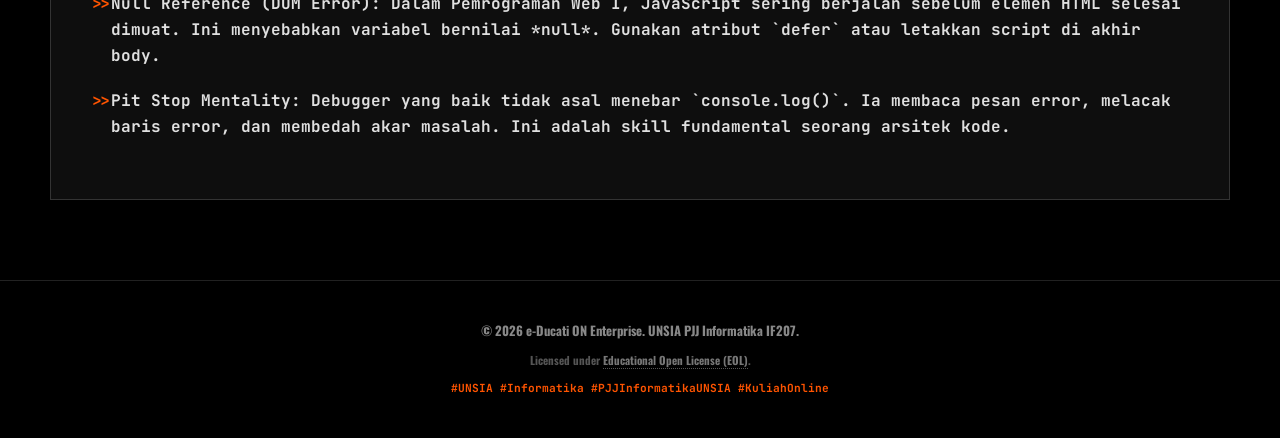
<file: pitstop.html>
<!DOCTYPE html>
<html lang="id">
<head>
    <meta charset="UTF-8">
    <meta name="viewport" content="width=device-width, initial-scale=1.0">
    <title>The Pit Stop - e-Ducati ON</title>
    <link rel="stylesheet" href="assets/css/style.css">
</head>
<body>

    <nav class="navbar">
        <div class="logo">e-Ducati <span>ON</span></div>
        <div class="nav-links">
            <a href="index.html">Home</a>
            <a href="assessment.html">Assessment</a>
            <a href="curriculum.html">Curriculum</a>
            <a href="redline.html">Redline</a>
            <a href="pitstop.html">Pit Stop</a>
            <a href="media.html">Media</a>
            <a href="contributor.html">Team</a>
        </div>
    </nav>

    <section class="container">
        <h2 class="section-title reveal">The Pit Stop: Debug Terminal</h2>
        <p class="reveal">Sistem mengalami malfungsi. Identifikasi kesalahan sintaks dan logika pada potongan kode di bawah ini. Pilih tindakan perbaikan yang tepat untuk memulai kembali mesin.</p>
        <div class="terminal-panel reveal" id="pitstopContainer"></div>
    </section>

    <section class="container reveal">
        <h2 class="section-title">System Briefing</h2>
        <div class="cockpit-panel">
            <h3 class="panel-title" style="font-size: 1.8rem; margin-bottom: 20px;">Rangkuman Edukasi: Logika Debugging</h3>
            <p style="color: var(--text-muted); margin-bottom: 20px;">Mengapa sebuah kode bisa mogok (stall) seperti mesin yang rusak? Berikut adalah dasar-dasar kesalahan kode (bug) di Informatika:</p>
            <ul class="directives-list">
                <li><strong>Infinite Loop:</strong* Kesalahan logika di mana kondisi penghentian (terminasi) tidak pernah tercapai. Sistem akan terus berputar tanpa henti hingga memori habis (Stack Overflow).</li>
                <li><strong>Assignment (=) vs Comparison (==):</strong> Kesalahan sintaks umum. Tanda samadengan tunggal (=) digunakan untuk memberi nilai variabel, sedangkan ganda (==) digunakan untuk membandingkan kondisi di dalam if-statement.</li>
                <li><strong>Null Reference (DOM Error):</strong> Dalam Pemrograman Web I, JavaScript sering berjalan sebelum elemen HTML selesai dimuat. Ini menyebabkan variabel bernilai *null*. Gunakan atribut `defer` atau letakkan script di akhir body.</li>
                <li><strong>Pit Stop Mentality:</strong> Debugger yang baik tidak asal menebar `console.log()`. Ia membaca pesan error, melacak baris error, dan membedah akar masalah. Ini adalah skill fundamental seorang arsitek kode.</li>
            </ul>
        </div>
    </section>

    <footer>
        <p>&copy; <span id="currentYear">2026</span> e-Ducati ON Enterprise. UNSIA PJJ Informatika IF207.</p>
        <div class="footer-license">Licensed under <a href="license.html">Educational Open License (EOL)</a>.</div>
        <div class="footer-hashtags">#UNSIA #Informatika #PJJInformatikaUNSIA #KuliahOnline</div>
    </footer>

    <script src="assets/js/data.js"></script>
    <script src="assets/js/app.js"></script>
</body>
</html>
</file>
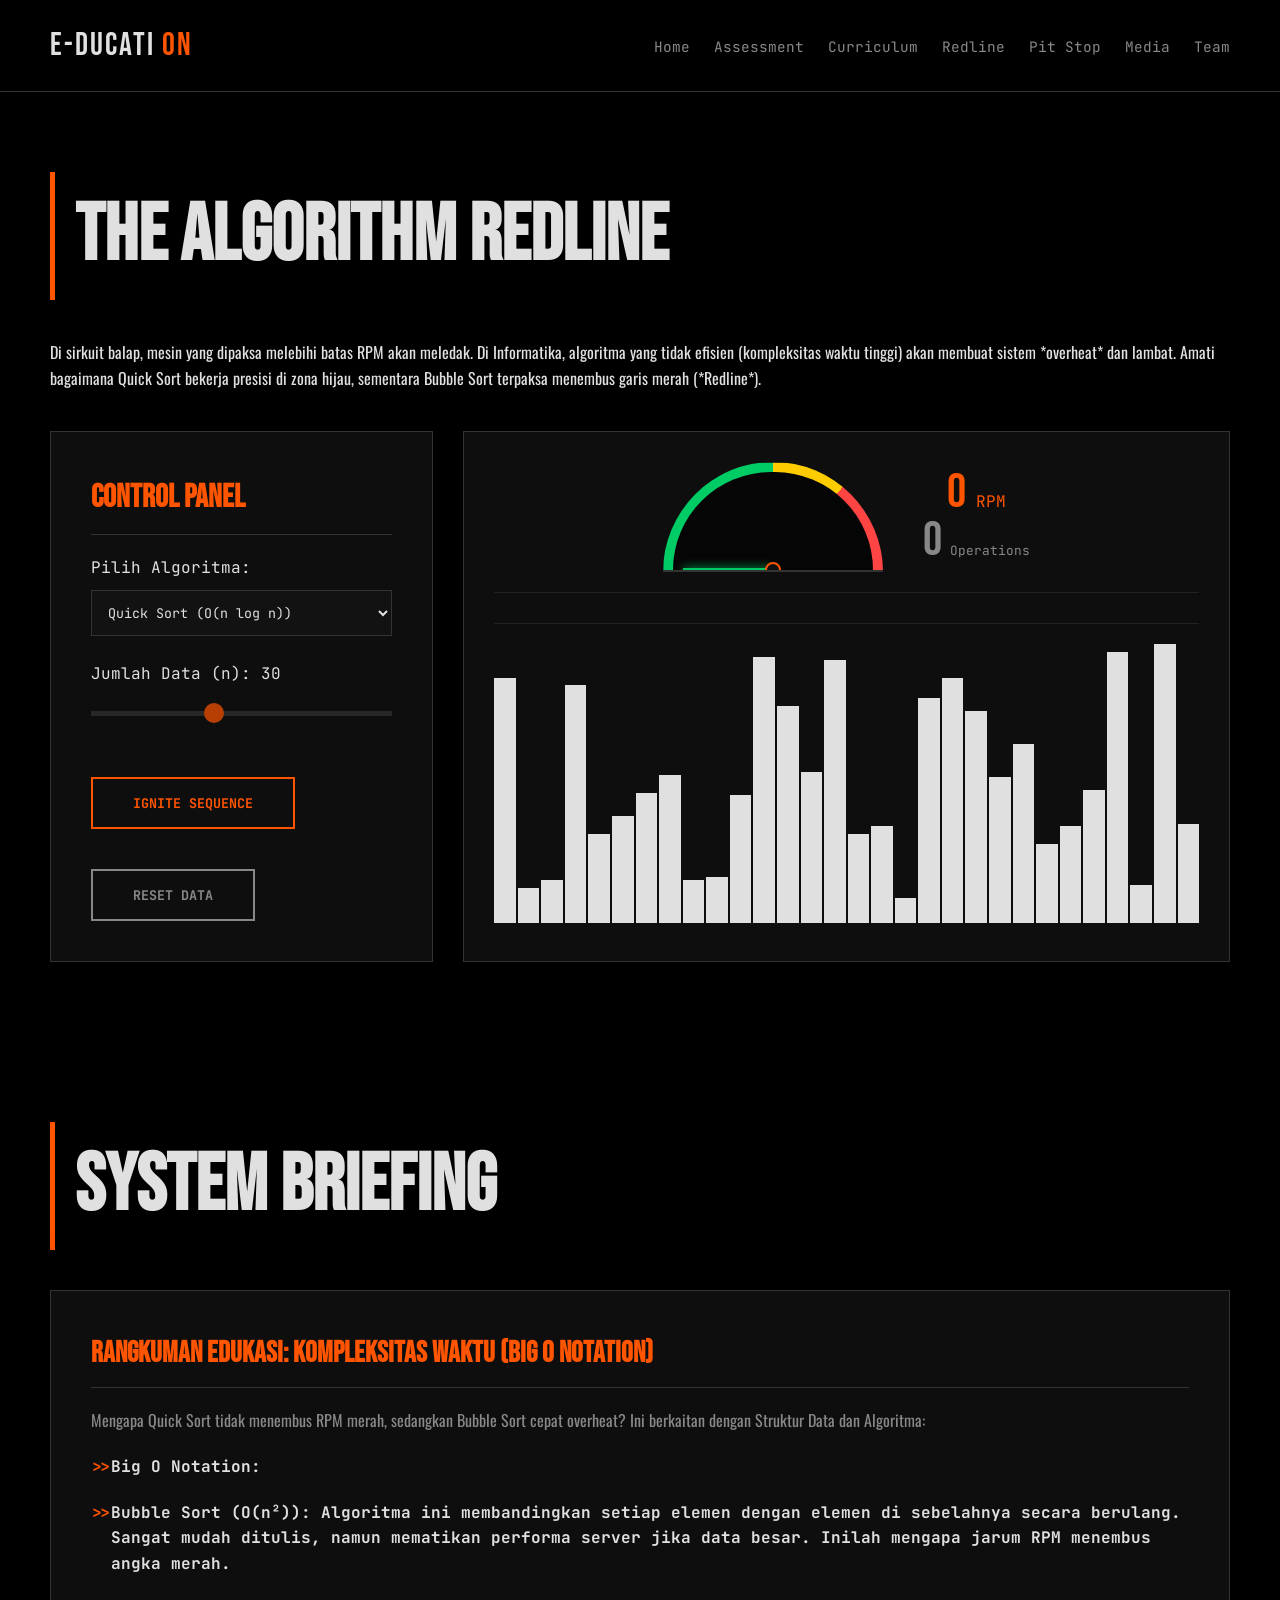
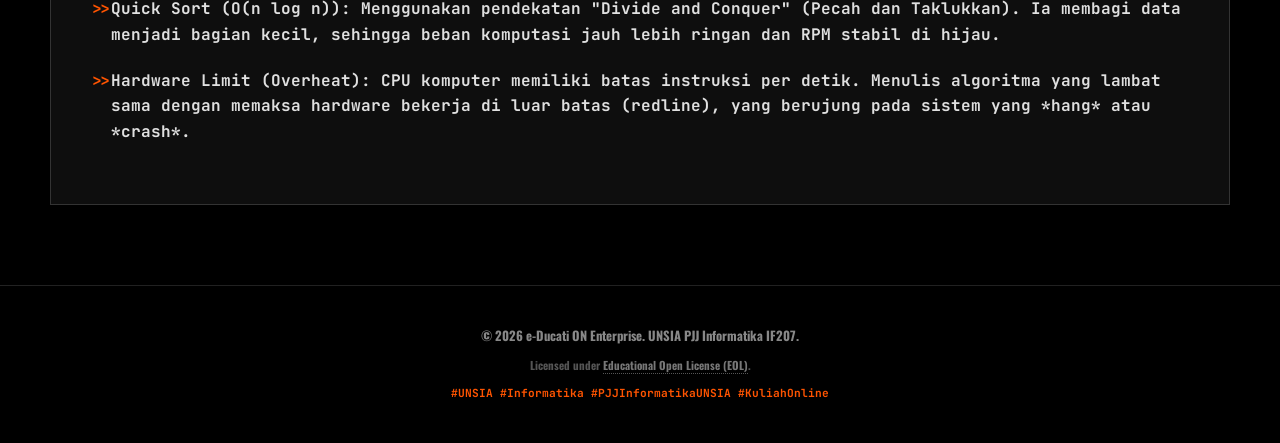
<file: redline.html>
<!DOCTYPE html>
<html lang="id">
<head>
    <meta charset="UTF-8">
    <meta name="viewport" content="width=device-width, initial-scale=1.0">
    <title>The Algorithm Redline - e-Ducati ON</title>
    <link rel="stylesheet" href="assets/css/style.css">
</head>
<body>

    <nav class="navbar">
        <div class="logo">e-Ducati <span>ON</span></div>
        <div class="nav-links">
            <a href="index.html">Home</a>
            <a href="assessment.html">Assessment</a>
            <a href="curriculum.html">Curriculum</a>
            <a href="redline.html">Redline</a>
            <a href="pitstop.html">Pit Stop</a>
            <a href="media.html">Media</a>
            <a href="contributor.html">Team</a>
        </div>
    </nav>

    <section class="container">
        <h2 class="section-title reveal">The Algorithm Redline</h2>
        <p class="reveal">Di sirkuit balap, mesin yang dipaksa melebihi batas RPM akan meledak. Di Informatika, algoritma yang tidak efisien (kompleksitas waktu tinggi) akan membuat sistem *overheat* dan lambat. Amati bagaimana Quick Sort bekerja presisi di zona hijau, sementara Bubble Sort terpaksa menembus garis merah (*Redline*).</p>
        
        <div class="redline-grid reveal">
            <div class="cockpit-panel control-panel">
                <h3 class="panel-title">Control Panel</h3>
                <div class="form-group">
                    <label>Pilih Algoritma:</label>
                    <select id="algoSelect">
                        <option value="quick">Quick Sort (O(n log n))</option>
                        <option value="selection">Selection Sort (O(n²))</option>
                        <option value="bubble">Bubble Sort (O(n²))</option>
                    </select>
                </div>
                <div class="form-group">
                    <label>Jumlah Data (n): <span id="sizeValue">30</span></label>
                    <input type="range" id="sizeSlider" min="10" max="60" value="30">
                </div>
                <div class="btn-group" style="margin-top: 0; gap: 10px;">
                    <button id="startRedline" class="btn-primary">Ignite Sequence</button>
                    <button id="resetRedline" class="btn-secondary">Reset Data</button>
                </div>
            </div>
            <div class="visualizer-panel">
                <div class="gauge-container">
                    <div class="gauge-track">
                        <div class="gauge-needle" id="rpmNeedle"></div>
                        <div class="gauge-center"></div>
                    </div>
                    <div class="gauge-stats">
                        <span id="rpmValue">0</span> RPM<br>
                        <small style="color: var(--text-muted); font-size: 0.8rem;"><span id="opsValue">0</span> Operations</small>
                    </div>
                </div>
                <div class="bar-container" id="barContainer"></div>
            </div>
        </div>
    </section>

    <section class="container reveal">
        <h2 class="section-title">System Briefing</h2>
        <div class="cockpit-panel">
            <h3 class="panel-title" style="font-size: 1.8rem; margin-bottom: 20px;">Rangkuman Edukasi: Kompleksitas Waktu (Big O Notation)</h3>
            <p style="color: var(--text-muted); margin-bottom: 20px;">Mengapa Quick Sort tidak menembus RPM merah, sedangkan Bubble Sort cepat overheat? Ini berkaitan dengan Struktur Data dan Algoritma:</p>
            <ul class="directives-list">
                <li><strong>Big O Notation:</strong* Ini adalah metrik matematis untuk mengukur efisiensi algoritma. O(n²) berarti waktu eksekusi tumbuh secara kuadratik. Jika data 10x lipat, waktu prosesnya 100x lipat lebih lambat.</li>
                <li><strong>Bubble Sort (O(n²)):</strong> Algoritma ini membandingkan setiap elemen dengan elemen di sebelahnya secara berulang. Sangat mudah ditulis, namun mematikan performa server jika data besar. Inilah mengapa jarum RPM menembus angka merah.</li>
                <li><strong>Quick Sort (O(n log n)):</strong> Menggunakan pendekatan "Divide and Conquer" (Pecah dan Taklukkan). Ia membagi data menjadi bagian kecil, sehingga beban komputasi jauh lebih ringan dan RPM stabil di hijau.</li>
                <li><strong>Hardware Limit (Overheat):</strong> CPU komputer memiliki batas instruksi per detik. Menulis algoritma yang lambat sama dengan memaksa hardware bekerja di luar batas (redline), yang berujung pada sistem yang *hang* atau *crash*.</li>
            </ul>
        </div>
    </section>

    <footer>
        <p>&copy; <span id="currentYear">2026</span> e-Ducati ON Enterprise. UNSIA PJJ Informatika IF207.</p>
        <div class="footer-license">Licensed under <a href="license.html">Educational Open License (EOL)</a>.</div>
        <div class="footer-hashtags">#UNSIA #Informatika #PJJInformatikaUNSIA #KuliahOnline</div>
    </footer>

    <script src="assets/js/data.js"></script>
    <script src="assets/js/app.js"></script>
</body>
</html>
</file>
<file: assets/css/style.css>
/* ===== E-DUCATI ON V1.0 ENTERPRISE - STYLE.CSS (FULL + RESPONSIVE) ===== */
@import url('https://fonts.googleapis.com/css2?family=Bebas+Neue&family=Oswald:wght@300;400;600;700&family=JetBrains+Mono:wght@400;700&display=swap');

:root {
    --bg-primary: #000000;
    --bg-secondary: #121212;
    --accent-orange: #FF5400;
    --text-silver: #E0E0E0;
    --text-muted: #888888;
    --font-display: 'Bebas Neue', sans-serif;
    --font-body: 'Oswald', sans-serif;
    --font-mono: 'JetBrains Mono', monospace;
}

* { margin: 0; padding: 0; box-sizing: border-box; }

body {
    background-color: var(--bg-primary);
    color: var(--text-silver);
    font-family: var(--font-body);
    line-height: 1.6;
    overflow-x: hidden;
}

body.no-scroll { overflow: hidden; height: 100vh; }

#preloader {
    position: fixed; top: 0; left: 0; width: 100%; height: 100%;
    background: #000; z-index: 9999;
    display: flex; justify-content: center; align-items: center;
    transition: opacity 0.8s ease-out, visibility 0.8s ease-out;
}
#preloader.hide { opacity: 0; visibility: hidden; }
.preloader-content {
    font-family: var(--font-mono); color: var(--text-silver);
    font-size: 1.2rem; width: 80%; max-width: 600px;
}
.terminal-text { white-space: pre-wrap; word-break: break-all; }
.cursor-blink {
    display: inline-block; color: var(--accent-orange);
    animation: blink 1s infinite; font-weight: bold;
}
@keyframes blink { 0%, 100% { opacity: 1; } 50% { opacity: 0; } }

.navbar {
    display: flex; justify-content: space-between; align-items: center;
    padding: 20px 50px; background: rgba(0,0,0,0.9);
    position: sticky; top: 0; width: 100%; z-index: 1000;
    border-bottom: 1px solid #333; backdrop-filter: blur(10px);
}
.logo { font-family: var(--font-display); font-size: 2rem; letter-spacing: 2px; color: var(--text-silver); }
.logo span { color: var(--accent-orange); }
.nav-links a {
    color: var(--text-muted); text-decoration: none; margin-left: 20px;
    font-family: var(--font-mono); font-size: 0.9rem; transition: color 0.3s;
}
.nav-links a:hover { color: var(--accent-orange); }

.hero {
    min-height: 100vh; display: flex; flex-direction: column;
    justify-content: center; padding: 80px 50px;
    position: relative; overflow: hidden;
}
.hero-slider { position: absolute; top: 0; left: 0; width: 100%; height: 100%; z-index: -1; }
.slide {
    position: absolute; top: 0; left: 0; width: 100%; height: 100%;
    background-size: cover; background-position: center;
    filter: grayscale(100%) contrast(150%) brightness(40%);
    opacity: 0; transition: opacity 2s ease-in-out;
}
.slide.active { opacity: 1; }

.hero-content { max-width: 800px; z-index: 2; }
.hero h1 {
    font-family: var(--font-display); font-size: 14vw; line-height: 0.8;
    color: var(--text-silver); text-transform: uppercase;
}
.hero h1 .highlight { color: var(--accent-orange); }
.hero p { margin-top: 20px; font-size: 1.2rem; max-width: 600px; color: var(--text-muted); }
.brand-attitude {
    margin-top: 20px; font-size: 0.9rem; color: var(--text-silver);
    max-width: 500px; border-left: 2px solid var(--accent-orange); padding-left: 15px;
}
.brand-attitude b { color: var(--text-silver); font-weight: 700; }
.brand-attitude i { color: var(--text-muted); font-style: italic; }
.brand-attitude u {
    text-decoration: underline; text-decoration-color: var(--accent-orange);
    text-underline-offset: 3px; text-decoration-thickness: 2px;
    color: var(--accent-orange); font-weight: bold;
}
.hero-stats {
    margin-top: 40px; text-align: left; font-family: var(--font-mono);
    color: var(--accent-orange); border-top: 1px solid #333;
    padding-top: 20px; display: inline-block;
}
.hero-stats .stat-num { font-family: var(--font-display); font-size: 4rem; line-height: 1; }

.btn-primary, .btn-secondary {
    display: inline-flex; align-items: center; justify-content: center;
    margin-top: 30px; padding: 15px 40px; background: transparent;
    text-decoration: none; font-family: var(--font-mono); font-weight: 700;
    text-transform: uppercase; cursor: pointer;
    transition: all 0.3s cubic-bezier(0.25, 0.8, 0.25, 1);
    border: 2px solid; position: relative;
}
.btn-primary { border-color: var(--accent-orange); color: var(--accent-orange); }
.btn-primary:hover {
    background: var(--accent-orange); color: var(--bg-primary);
    transform: translateY(-4px); box-shadow: 0 10px 20px rgba(255, 84, 0, 0.2);
}
.btn-secondary { border-color: var(--text-muted); color: var(--text-muted); }
.btn-secondary:hover {
    border-color: var(--accent-orange); color: var(--accent-orange);
    transform: translateY(-4px); box-shadow: 0 10px 20px rgba(255, 84, 0, 0.1);
}
.btn-secondary:disabled { opacity: 0.6; cursor: not-allowed; border-color: #444; color: #777; transform: none; box-shadow: none; }
.btn-group { display: flex; gap: 20px; margin-top: 40px; flex-wrap: wrap; }

.container { padding: 80px 50px; max-width: 1400px; margin: 0 auto; }
.section-title {
    font-family: var(--font-display); font-size: 5rem; margin-bottom: 40px;
    text-transform: uppercase; border-left: 5px solid var(--accent-orange); padding-left: 20px;
}
.reveal { opacity: 0; transform: translateY(40px); transition: all 0.8s ease-out; }
.reveal.active { opacity: 1; transform: translateY(0); }

.vision-grid { display: grid; grid-template-columns: 1fr 1fr; gap: 60px; align-items: center; margin-top: 40px; }
.vision-img { width: 100%; height: auto; border: 1px solid #333; filter: grayscale(50%) contrast(120%); transition: filter 0.3s; }
.vision-img:hover { filter: grayscale(0%) contrast(100%); border-color: var(--accent-orange); }
.directives-list { list-style: none; }
.directives-list li { font-family: var(--font-mono); margin-bottom: 20px; padding-left: 20px; position: relative; color: var(--text-silver); }
.directives-list li::before { content: ">>"; color: var(--accent-orange); position: absolute; left: 0; font-weight: bold; }

.table-wrapper { overflow-x: auto; border: 1px solid #333; margin-bottom: 20px; }
table { width: 100%; border-collapse: collapse; font-family: var(--font-mono); }
th, td { padding: 15px; text-align: left; border-bottom: 1px solid #222; }
th { background: var(--bg-secondary); color: var(--accent-orange); text-transform: uppercase; font-size: 0.9rem;}
tr:hover { background: rgba(255, 84, 0, 0.05); }

.chart-container { margin-top: 40px; }
.bar-item { margin-bottom: 15px; }
.bar-label { display: flex; justify-content: space-between; font-family: var(--font-mono); margin-bottom: 5px; }
.bar-bg { width: 100%; height: 25px; background: #222; }
.bar-fill { height: 100%; background: var(--accent-orange); width: 0; transition: width 1.5s ease-in-out; }

.cockpit-panel {
    background: rgba(18, 18, 18, 0.8); border: 1px solid #333; padding: 40px;
    backdrop-filter: blur(10px); box-shadow: 0 20px 50px rgba(0,0,0,0.5);
}
.form-group { margin-bottom: 25px; }
label { display: block; margin-bottom: 10px; font-family: var(--font-mono); color: var(--text-silver); }
input[type="text"], input[type="email"], input[type="number"], select, textarea {
    width: 100%; padding: 12px; background: var(--bg-secondary);
    border: 1px solid #333; color: var(--text-silver); font-family: var(--font-mono);
}
input[type="range"] { width: 100%; -webkit-appearance: none; height: 5px; background: #333; outline: none; opacity: 0.7; transition: opacity .2s; }
input[type="range"]::-webkit-slider-thumb { -webkit-appearance: none; appearance: none; width: 20px; height: 20px; background: var(--accent-orange); cursor: pointer; border-radius: 50%; }
input[type="radio"], input[type="checkbox"] { accent-color: var(--accent-orange); }
.result-box { margin-top: 30px; padding: 30px; border: 2px solid var(--text-muted); text-align: center; display: none; }
.result-box.active { display: block; border-color: var(--accent-orange); box-shadow: 0 0 20px rgba(255, 84, 0, 0.3); }

.humanist-section { padding: 150px 50px; text-align: center; border-top: 1px solid #222; border-bottom: 1px solid #222; }
.humanist-quote { font-size: 2rem; font-style: italic; color: var(--text-silver); max-width: 800px; margin: 0 auto 40px auto; }
.humanist-author { color: var(--accent-orange); font-family: var(--font-mono); }

.tree-wrapper { display: flex; flex-direction: column; align-items: center; padding: 40px 20px; margin-top: 40px; position: relative; }
.tree-node { position: relative; margin-bottom: 80px; display: flex; flex-direction: column; align-items: center; }
.tree-node::after { content: ''; position: absolute; top: 100%; left: 50%; transform: translateX(-50%); width: 2px; height: 80px; background: var(--accent-orange); box-shadow: 0 0 8px rgba(255, 84, 0, 0.6); }
.tree-children { display: flex; justify-content: center; flex-wrap: wrap; gap: 30px; position: relative; padding-top: 80px; width: 100%; max-width: 1300px; }
.tree-children::before { content: ''; position: absolute; top: 0; left: 10%; right: 10%; height: 2px; background: var(--accent-orange); box-shadow: 0 0 8px rgba(255, 84, 0, 0.6); }
.tree-child { position: relative; display: flex; flex-direction: column; align-items: center; }
.tree-child::before { content: ''; position: absolute; top: -80px; left: 50%; transform: translateX(-50%); width: 2px; height: 80px; background: var(--accent-orange); box-shadow: 0 0 8px rgba(255, 84, 0, 0.6); }

.flip-card { background: transparent; width: 220px; height: 380px; perspective: 1200px; cursor: pointer; }
.flip-card-inner { position: relative; width: 100%; height: 100%; text-align: center; transition: transform 0.6s cubic-bezier(0.4, 0.2, 0.2, 1); transform-style: preserve-3d; }
.flip-card.flipped .flip-card-inner { transform: rotateY(180deg); }
.flip-card-front, .flip-card-back { position: absolute; width: 100%; height: 100%; -webkit-backface-visibility: hidden; backface-visibility: hidden; border: 1px solid #333; display: flex; flex-direction: column; justify-content: center; align-items: center; padding: 20px; box-shadow: 0 10px 30px rgba(0,0,0,0.5); }
.flip-card-front { background-color: var(--bg-secondary); }
.flip-card-back { background-color: #1a1a1a; transform: rotateY(180deg); }
.profile-img-front { width: 140px; height: 140px; border-radius: 50%; object-fit: cover; border: 3px solid var(--accent-orange); margin-bottom: 15px; filter: grayscale(100%); transition: filter 0.4s ease-in-out, box-shadow 0.4s ease-in-out; }
.flip-card:hover .profile-img-front { filter: grayscale(0%); box-shadow: 0 0 25px rgba(255, 84, 0, 0.8); }
.avatar-placeholder-front { width: 140px; height: 140px; border-radius: 50%; background: #222; display: flex; align-items: center; justify-content: center; margin-bottom: 15px; border: 3px solid #444; transition: box-shadow 0.4s ease-in-out, border-color 0.4s ease-in-out; }
.flip-card:hover .avatar-placeholder-front { border-color: var(--accent-orange); box-shadow: 0 0 25px rgba(255, 84, 0, 0.8); }
.avatar-placeholder-front i { font-size: 4rem; color: var(--text-muted); }
.profile-img-back { width: 70px; height: 70px; border-radius: 50%; object-fit: cover; border: 2px solid var(--accent-orange); margin-bottom: 15px; box-shadow: 0 0 15px rgba(255, 84, 0, 0.5); }
.avatar-placeholder-back { width: 70px; height: 70px; border-radius: 50%; background: #222; display: flex; align-items: center; justify-content: center; margin-bottom: 15px; border: 2px solid var(--accent-orange); }
.avatar-placeholder-back i { font-size: 2rem; color: var(--text-muted); }
.flip-card-back h3 { color: var(--accent-orange); font-family: var(--font-display); font-size: 1.2rem; margin-bottom: 5px; }
.flip-card-back p { color: var(--text-silver); font-family: var(--font-mono); font-size: 0.7rem; }
.social-links { display: flex; gap: 10px; margin-top: 15px; justify-content: center; }
.social-links a { color: var(--text-silver); font-size: 1.1rem; transition: color 0.3s, transform 0.3s; }
.social-links a:hover { color: var(--accent-orange); transform: translateY(-3px); }

.unsia-logo-card {
    width: 40px; height: auto; margin: 10px 0 5px 0;
    filter: grayscale(100%) brightness(1.5); opacity: 0.8;
    transition: filter 0.4s, opacity 0.4s;
}
.flip-card.flipped .unsia-logo-card {
    filter: grayscale(0%) brightness(1); opacity: 1;
}

/* MEDIA HUB (STACKED LAYOUT & DUAL AUDIO GRID) */
.media-stack-grid {
    display: flex; flex-direction: column; gap: 30px; margin-top: 40px;
}
.media-video-panel, .media-audio-panel {
    background: rgba(18, 18, 18, 0.8); border: 1px solid #333; padding: 20px;
    backdrop-filter: blur(10px); transition: border-color 0.3s;
    display: flex; flex-direction: column;
}
.media-video-panel { box-shadow: 0 20px 50px rgba(0,0,0,0.8); }
.media-video-panel:hover, .media-audio-panel:hover { border-color: var(--accent-orange); }
.video-wrapper {
    position: relative; padding-bottom: 56.25%; height: 0;
    overflow: hidden; border: 1px solid #222; background: #000;
}
.video-wrapper video, .video-wrapper iframe {
    position: absolute; top: 0; left: 0; width: 100%; height: 100%;
}
.media-audio-grid {
    display: grid; grid-template-columns: 1fr 1fr; gap: 30px;
}
.media-title {
    font-family: var(--font-display); font-size: 1.8rem; color: var(--text-silver);
    margin-bottom: 15px; display: flex; align-items: center; gap: 10px;
}
.media-title::before {
    content: ""; display: inline-block; width: 10px; height: 10px;
    background: var(--accent-orange); border-radius: 50%;
    box-shadow: 0 0 10px var(--accent-orange); animation: pulse 2s infinite;
}
@keyframes pulse { 0% { opacity: 1; } 50% { opacity: 0.5; } 100% { opacity: 1; } }

.library-grid {
    display: grid; grid-template-columns: repeat(auto-fit, minmax(300px, 1fr));
    gap: 20px; margin-top: 40px;
}
.library-card {
    background: rgba(18, 18, 18, 0.8); border: 1px solid #333; padding: 25px;
    text-decoration: none; transition: border-color 0.3s, transform 0.3s;
    display: flex; flex-direction: column;
}
.library-card:hover { border-color: var(--accent-orange); transform: translateY(-5px); }
.lib-category { font-family: var(--font-mono); color: var(--accent-orange); font-size: 0.8rem; text-transform: uppercase; margin-bottom: 10px; }
.lib-title { font-family: var(--font-display); font-size: 1.5rem; color: var(--text-silver); margin-bottom: 5px; }
.lib-author { font-family: var(--font-mono); color: var(--text-muted); font-size: 0.8rem; margin-bottom: 15px; }
.lib-desc { font-family: var(--font-body); color: var(--text-silver); font-size: 0.9rem; }

.gallery-grid {
    display: grid; grid-template-columns: repeat(auto-fit, minmax(200px, 1fr));
    gap: 15px; margin-top: 40px;
}
.gallery-item { position: relative; overflow: hidden; border: 1px solid #333; aspect-ratio: 1/1; }
.gallery-item img { width: 100%; height: 100%; object-fit: cover; filter: grayscale(100%) contrast(120%); transition: all 0.5s ease; }
.gallery-item:hover img { filter: grayscale(0%) contrast(100%); transform: scale(1.1); }
.gallery-caption { position: absolute; bottom: 0; left: 0; width: 100%; background: rgba(0,0,0,0.8); color: var(--accent-orange); font-family: var(--font-mono); padding: 10px; font-size: 0.8rem; text-align: center; opacity: 0; transition: opacity 0.3s; }
.gallery-item:hover .gallery-caption { opacity: 1; }

.terminal-panel { background: #0a0a0a; border: 1px solid #333; margin-top: 40px; box-shadow: 0 20px 50px rgba(0,0,0,0.8); }
.terminal-header { background: #111; padding: 10px 15px; border-bottom: 1px solid #333; display: flex; align-items: center; gap: 8px; }
.terminal-header .dot { width: 12px; height: 12px; border-radius: 50%; }
.dot.red { background: #ff5555; } .dot.yellow { background: #ffcc00; } .dot.green { background: #00cc66; }
.terminal-title { margin-left: 15px; font-family: var(--font-mono); color: var(--text-muted); font-size: 0.8rem; }
.terminal-body { padding: 30px; }
.terminal-prompt { font-family: var(--font-mono); color: var(--accent-orange); margin-bottom: 15px; font-size: 0.9rem; }
.code-box { width: 100%; height: 120px; background: #000; border: 1px solid #222; border-left: 3px solid var(--accent-orange); color: var(--text-silver); font-family: var(--font-mono); padding: 15px; resize: none; margin-bottom: 25px; font-size: 0.9rem; line-height: 1.6; }
.terminal-options { display: flex; flex-direction: column; gap: 15px; }
.btn-terminal-opt { background: #111; border: 1px solid #333; color: var(--text-silver); font-family: var(--font-mono); padding: 12px 20px; text-align: left; cursor: pointer; transition: all 0.3s; }
.btn-terminal-opt:hover { border-color: var(--accent-orange); color: var(--accent-orange); }
.btn-terminal-opt.correct { background: #003300; border-color: #00cc66; color: #00cc66; }
.btn-terminal-opt.wrong { background: #330000; border-color: #ff4444; color: #ff4444; }
.terminal-feedback { margin-top: 25px; font-family: var(--font-mono); font-size: 0.9rem; }
.terminal-feedback .success { color: #00cc66; } .terminal-feedback .error { color: #ff4444; }
.terminal-output { text-align: center; padding: 40px; }
.terminal-output p { font-family: var(--font-mono); color: var(--text-silver); margin-bottom: 10px; }
.terminal-score { font-family: var(--font-display); font-size: 3rem; color: var(--accent-orange); margin: 20px 0; }

.redline-grid { display: grid; grid-template-columns: 1fr 2fr; gap: 30px; margin-top: 40px; }
.control-panel { display: flex; flex-direction: column; justify-content: center; }
.panel-title { font-family: var(--font-display); font-size: 2rem; color: var(--accent-orange); margin-bottom: 20px; border-bottom: 1px solid #333; padding-bottom: 10px; }
.visualizer-panel { background: rgba(18, 18, 18, 0.8); border: 1px solid #333; padding: 30px; backdrop-filter: blur(10px); display: flex; flex-direction: column; gap: 30px; }

/* PERBAIKAN: RPM Gauge memakai teknik hollow rim yang bersih tanpa masking */
.gauge-container { display: flex; justify-content: center; align-items: center; gap: 40px; padding-bottom: 20px; border-bottom: 1px solid #222; }
.gauge-track {
    width: 220px; height: 110px;
    border-top-left-radius: 110px; border-top-right-radius: 110px;
    background: conic-gradient(from 270deg at 50% 100%, 
        #00cc66 0deg 90deg, 
        #ffcc00 90deg 130deg, 
        #ff4444 130deg 180deg
    );
    position: relative;
    border-bottom: 2px solid #333;
    overflow: hidden;
}
.gauge-track::before {
    content: '';
    position: absolute;
    top: 10px; left: 10px; right: 10px; bottom: 0;
    border-radius: 100px 100px 0 0;
    background: #050505; 
    z-index: 1;
}
.gauge-needle {
    position: absolute;
    bottom: 0; left: 50%;
    width: 4px; height: 90px; 
    background: var(--accent-orange);
    transform-origin: bottom center;
    /* translateX(-50%) untuk menengahkan jarum */
    transform: translateX(-50%) rotate(-90deg);
    transition: transform 0.1s linear, background 0.2s, box-shadow 0.2s;
    z-index: 2;
    box-shadow: 0 0 10px rgba(255, 84, 0, 0.8);
}
.gauge-center {
    position: absolute;
    bottom: -8px; left: 50%;
    transform: translateX(-50%);
    width: 16px; height: 16px;
    background: #111;
    border: 2px solid var(--accent-orange);
    border-radius: 50%;
    z-index: 3;
}
.gauge-stats { font-family: var(--font-mono); color: var(--accent-orange); text-align: center; }
.gauge-stats span { font-family: var(--font-display); font-size: 3rem; line-height: 1; }
.bar-container { display: flex; align-items: flex-end; justify-content: center; gap: 2px; height: 300px; padding-top: 20px; border-top: 1px solid #222; }
.array-bar { flex: 1; background: #E0E0E0; transition: height 0.1s linear, background 0.1s linear; }
.array-bar.active { background: var(--accent-orange); box-shadow: 0 0 10px var(--accent-orange); }
.array-bar.sorted { background: #00cc66; }

footer { text-align: center; padding: 40px; border-top: 1px solid #222; color: var(--text-muted); font-size: 0.8rem; }
footer .footer-license { margin-top: 10px; color: #555; font-size: 0.7rem; }
footer .footer-license a { color: #777; text-decoration: none; border-bottom: 1px dotted #555; transition: color 0.3s, border-color 0.3s; }
footer .footer-license a:hover { color: var(--accent-orange); border-bottom: 1px solid var(--accent-orange); }
footer .footer-hashtags { margin-top: 10px; color: var(--accent-orange); font-family: var(--font-mono); font-size: 0.7rem; }

.license-content {
    white-space: pre-wrap; font-family: var(--font-mono); color: var(--text-silver);
    background: rgba(18, 18, 18, 0.8); border: 1px solid #333; padding: 40px;
    border-radius: 4px; line-height: 1.8; font-size: 0.9rem;
    overflow: hidden; word-wrap: break-word;
}

@media (max-width: 768px) {
    .navbar { flex-direction: column; gap: 15px; padding: 15px 20px; }
    .nav-links a { margin: 0 10px; }
    .container { padding: 60px 20px; }
    .section-title { font-size: 3rem; }
    .hero h1 { font-size: 16vw; }
    .vision-grid, .media-cinema-grid, .media-audio-grid, .redline-grid {
        grid-template-columns: 1fr !important;
    }
    .container div[style*="grid-template-columns: 2fr 1fr"],
    .container div[style*="grid-template-columns: 1fr 1fr"] {
        grid-template-columns: 1fr !important;
        gap: 30px !important;
    }
    .gauge-track { width: 160px; height: 80px; border-top-left-radius: 80px; border-top-right-radius: 80px; }
    .gauge-needle { height: 65px; }
    .bar-container { height: 200px; }
    .tree-node { width: 100%; max-width: 300px; }
    .tree-children { flex-direction: column; align-items: center; gap: 80px; padding-top: 80px; }
    .tree-children::before { display: none; }
    .tree-child { width: 100%; max-width: 300px; }
    .tree-child::before { height: 80px; top: -80px; }
}

@media (max-width: 480px) {
    .container { padding: 40px 15px; }
    .section-title { font-size: 2.5rem; padding-left: 10px; }
    .hero { padding: 60px 15px; }
    .hero h1 { font-size: 18vw; }
    .hero-stats .stat-num { font-size: 3rem; }
    .btn-primary, .btn-secondary { width: 100%; padding: 12px 20px; font-size: 0.8rem; }
    .btn-group { gap: 10px; }
    .flip-card { width: 100%; max-width: 280px; }
    .terminal-panel { overflow-x: auto; }
    .code-box { font-size: 0.8rem; }
    .humanist-section { padding: 80px 15px; }
}
</file>
